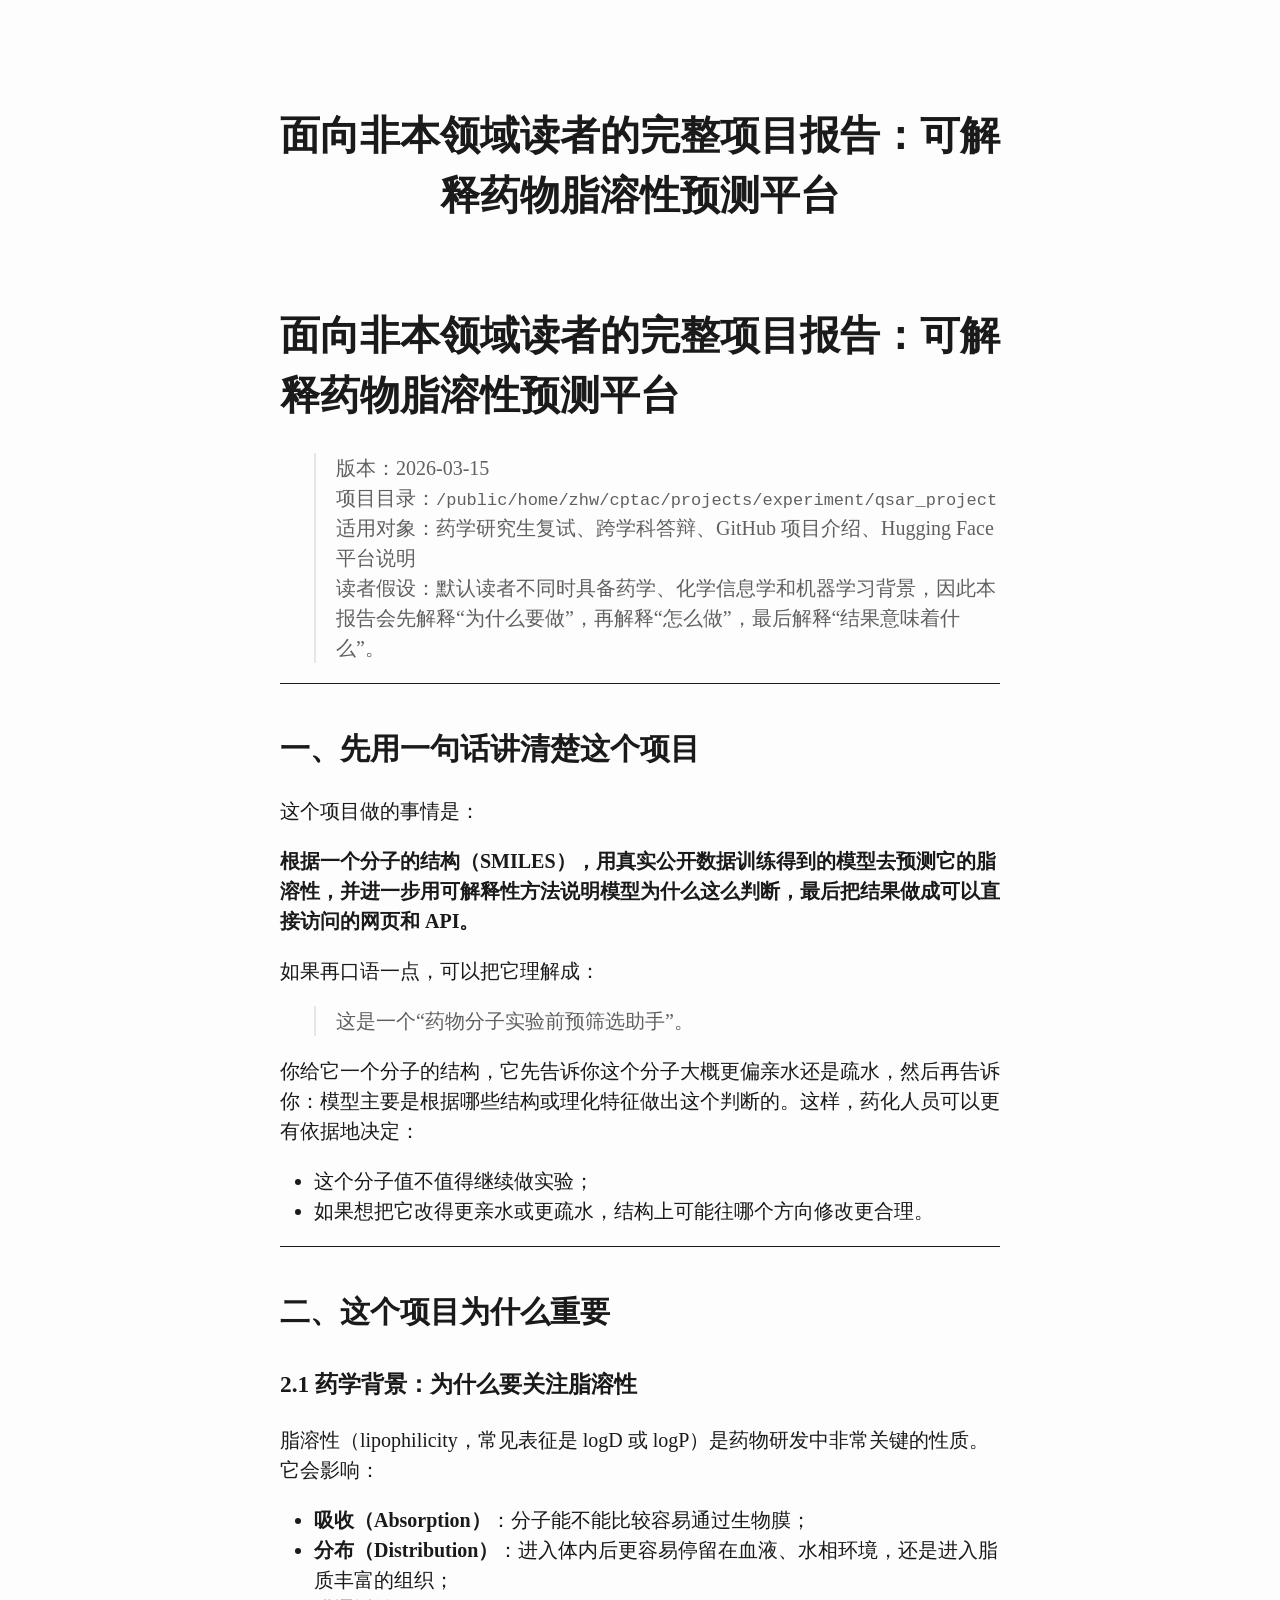
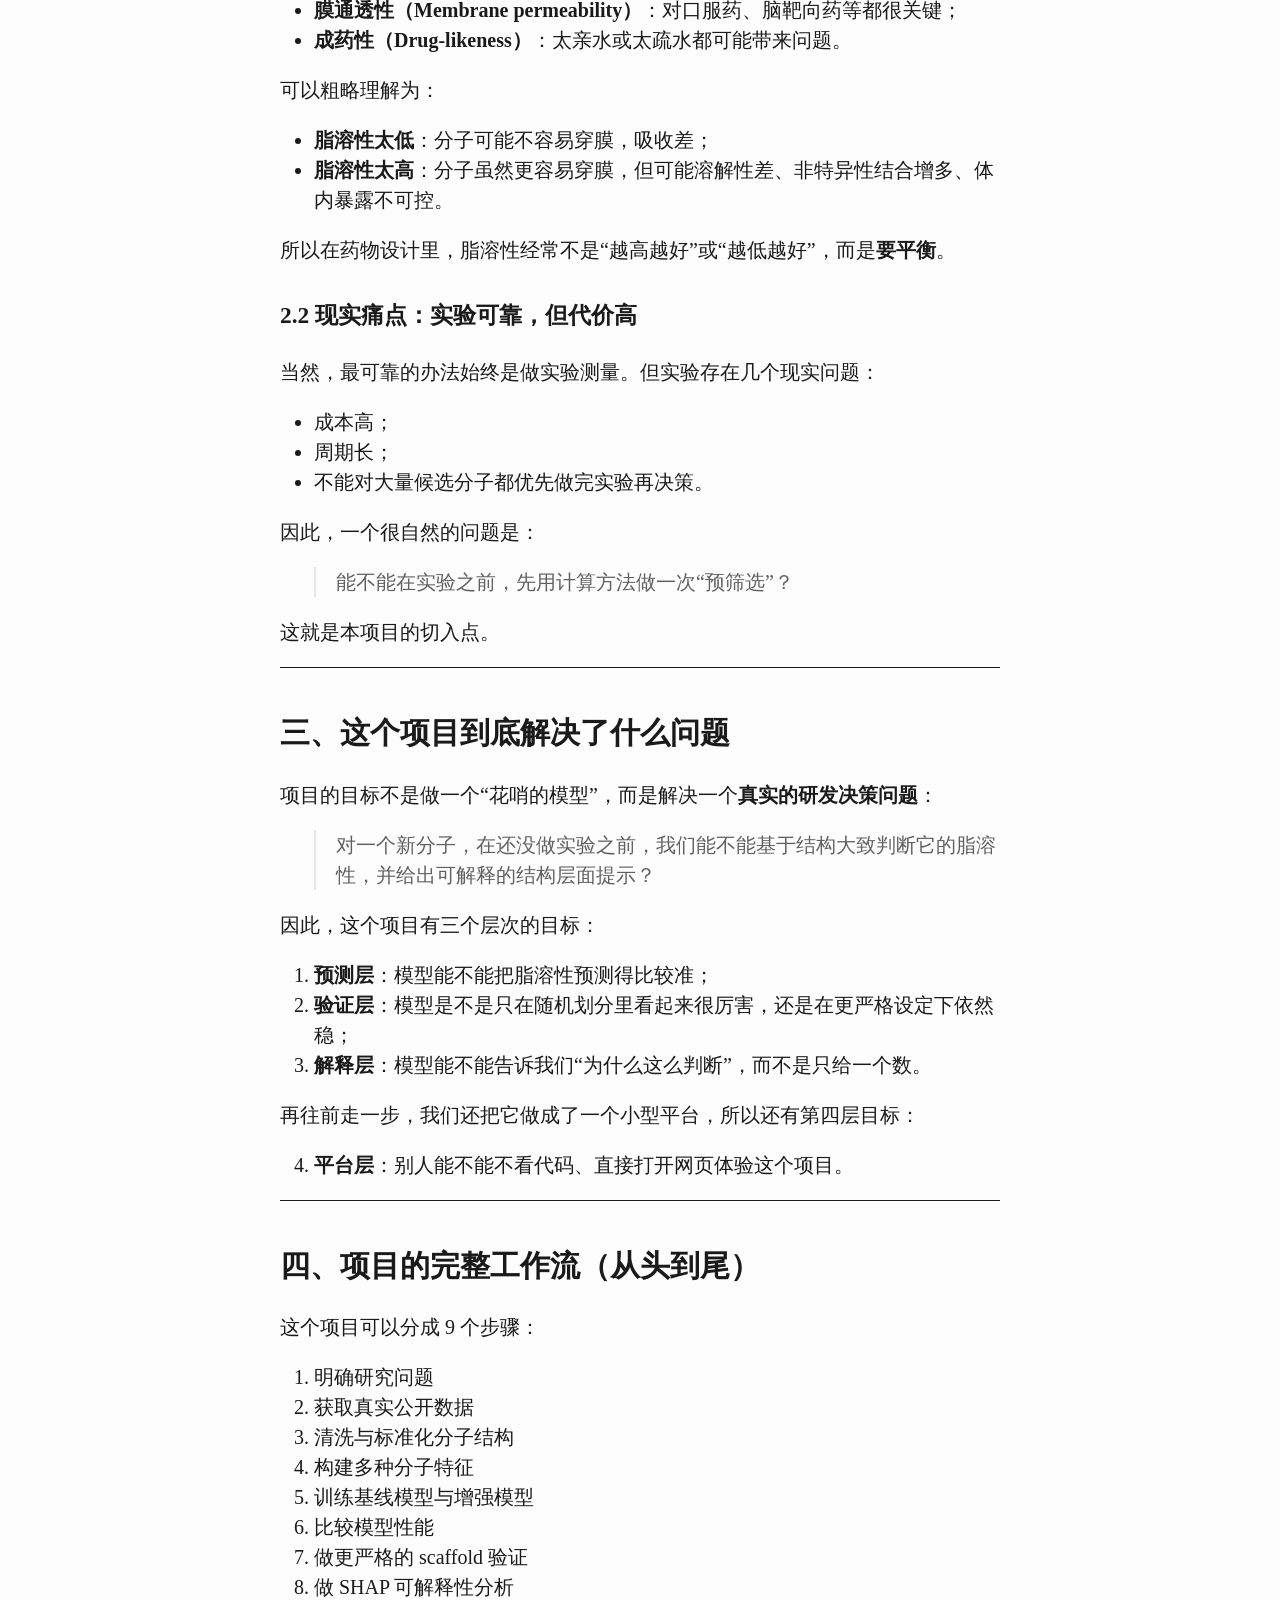
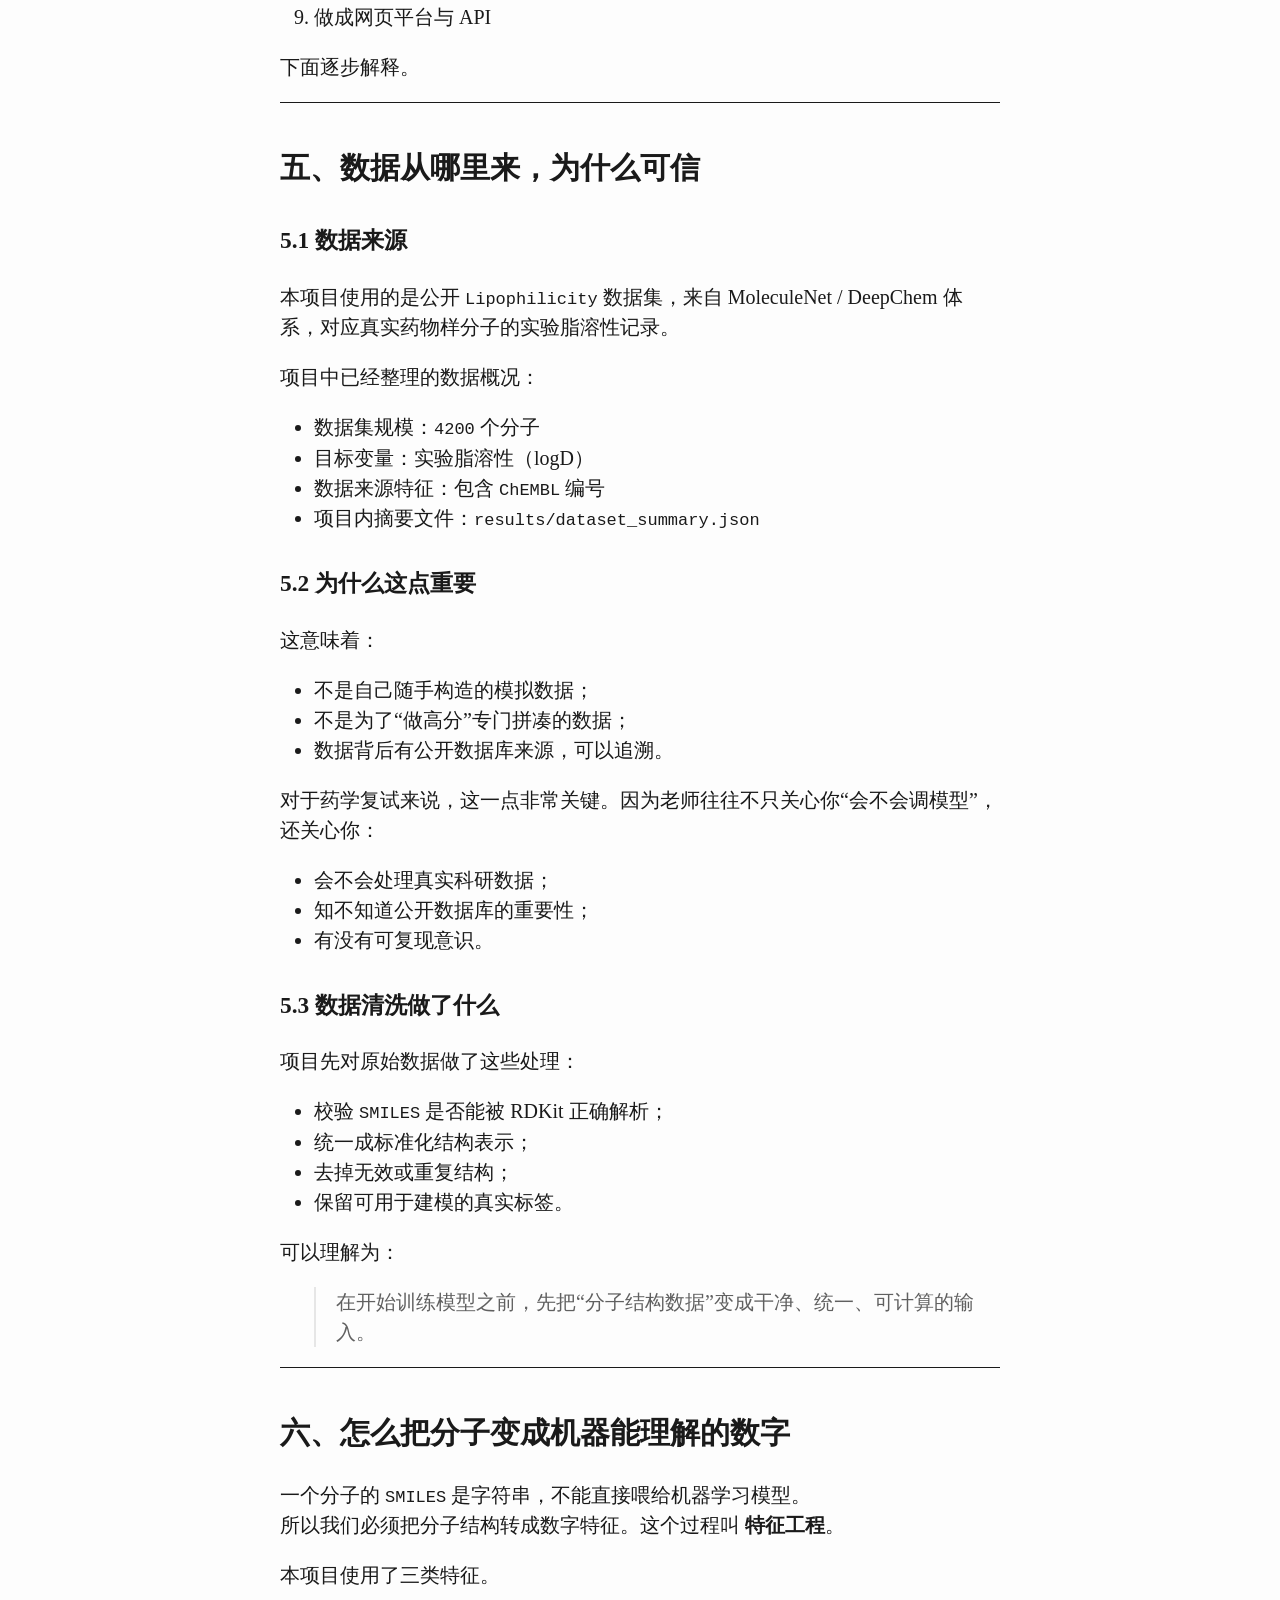
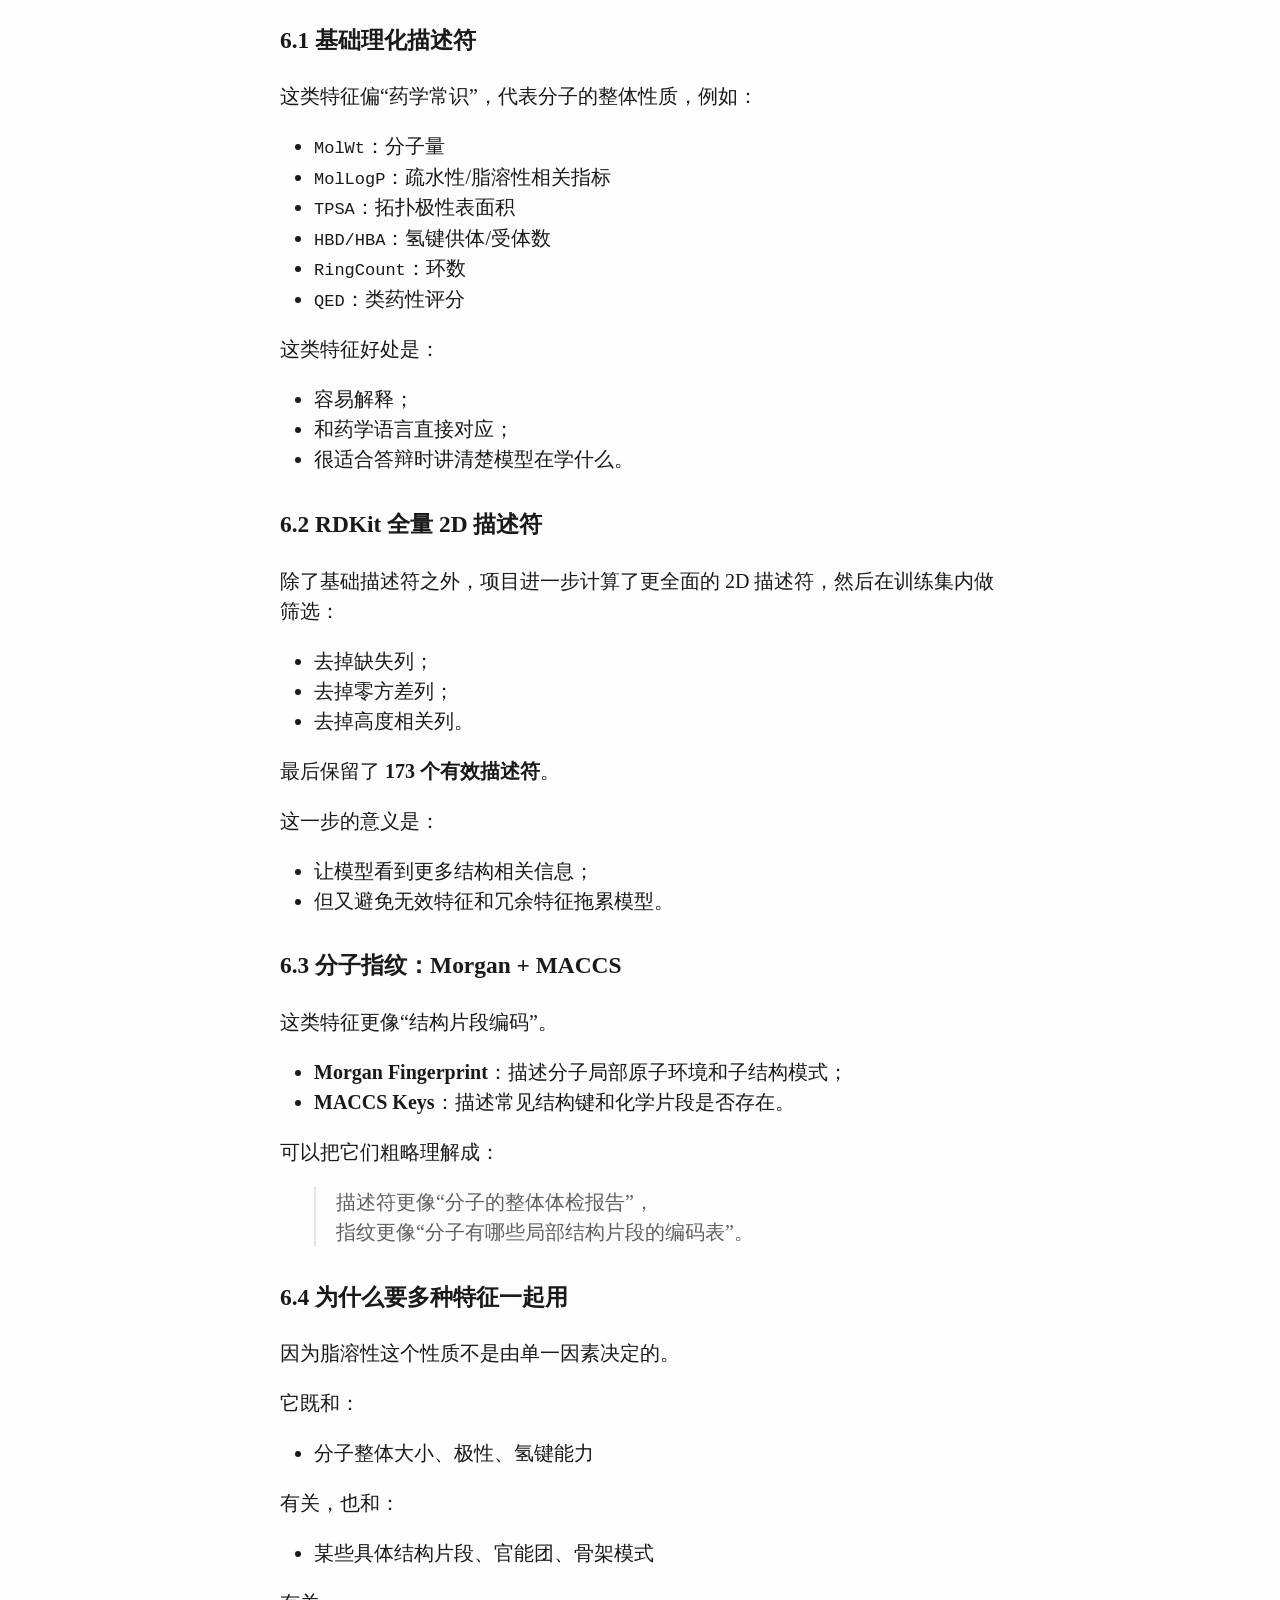
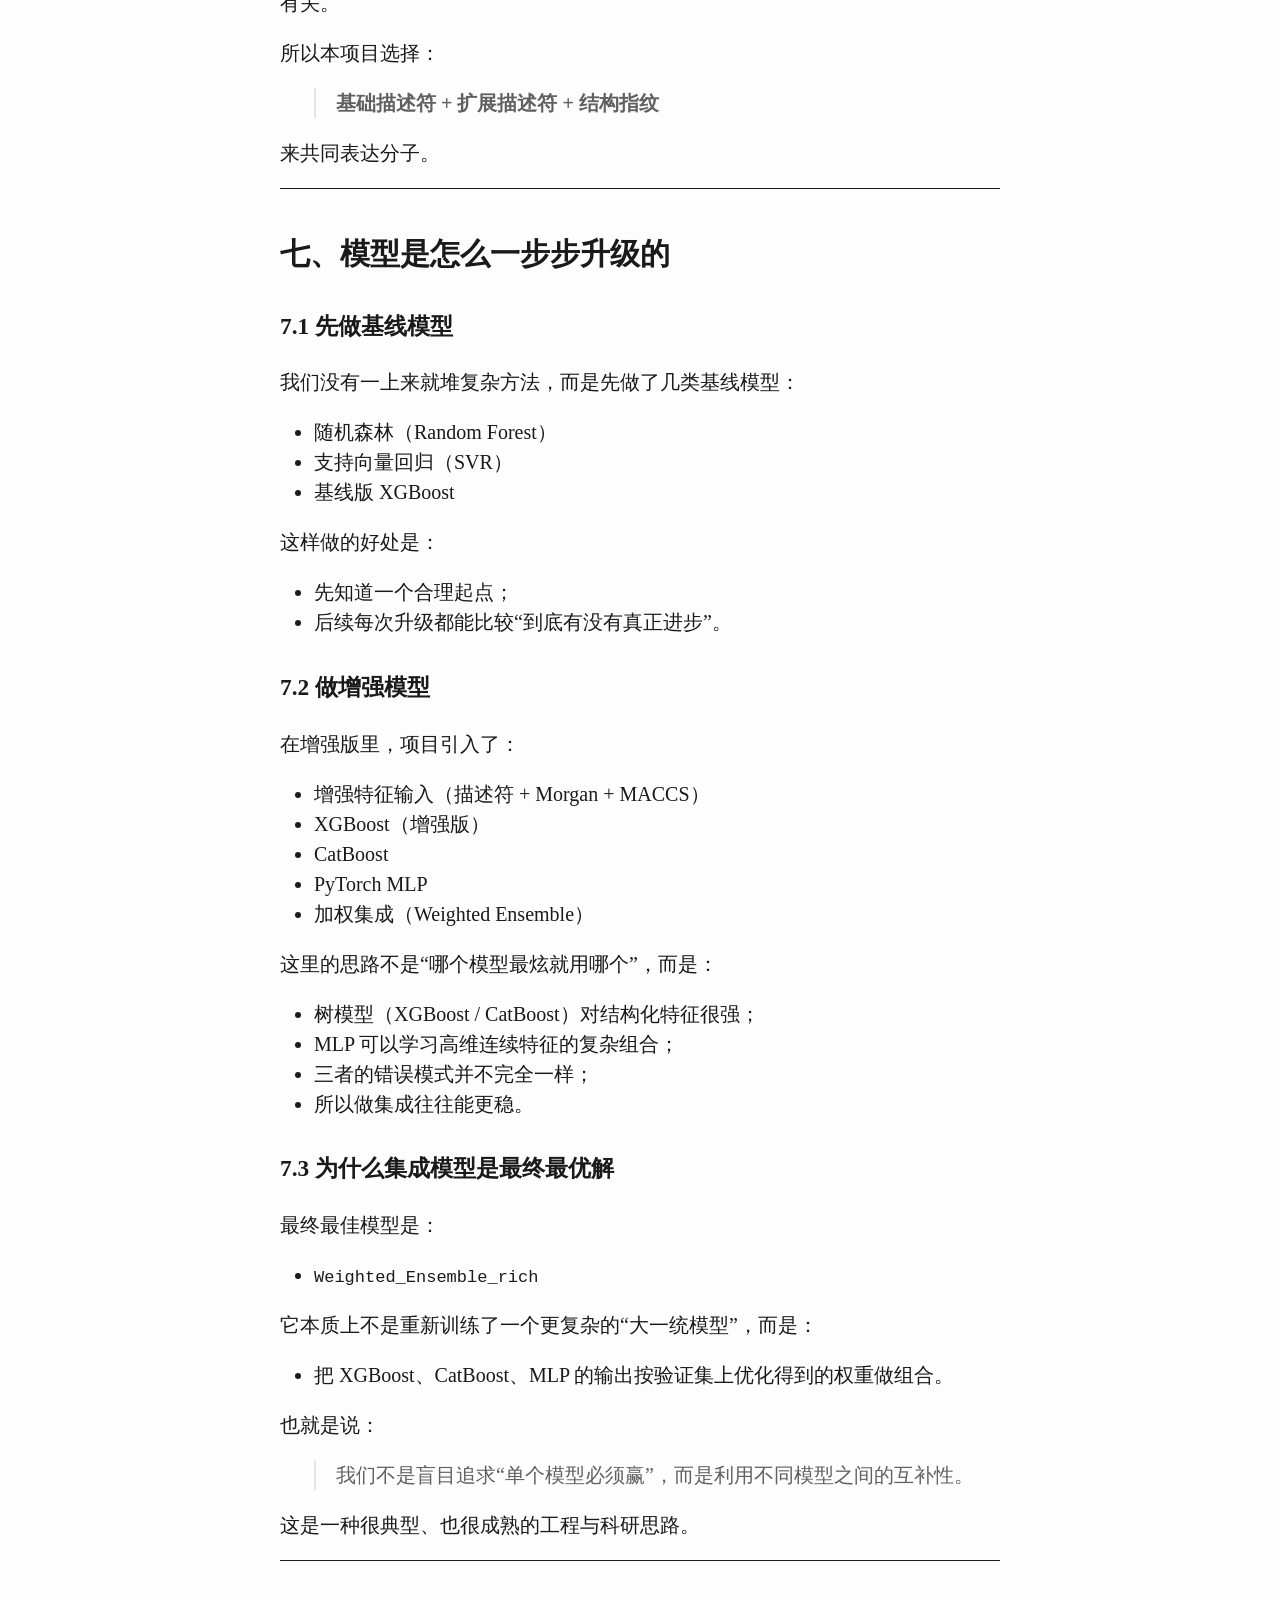
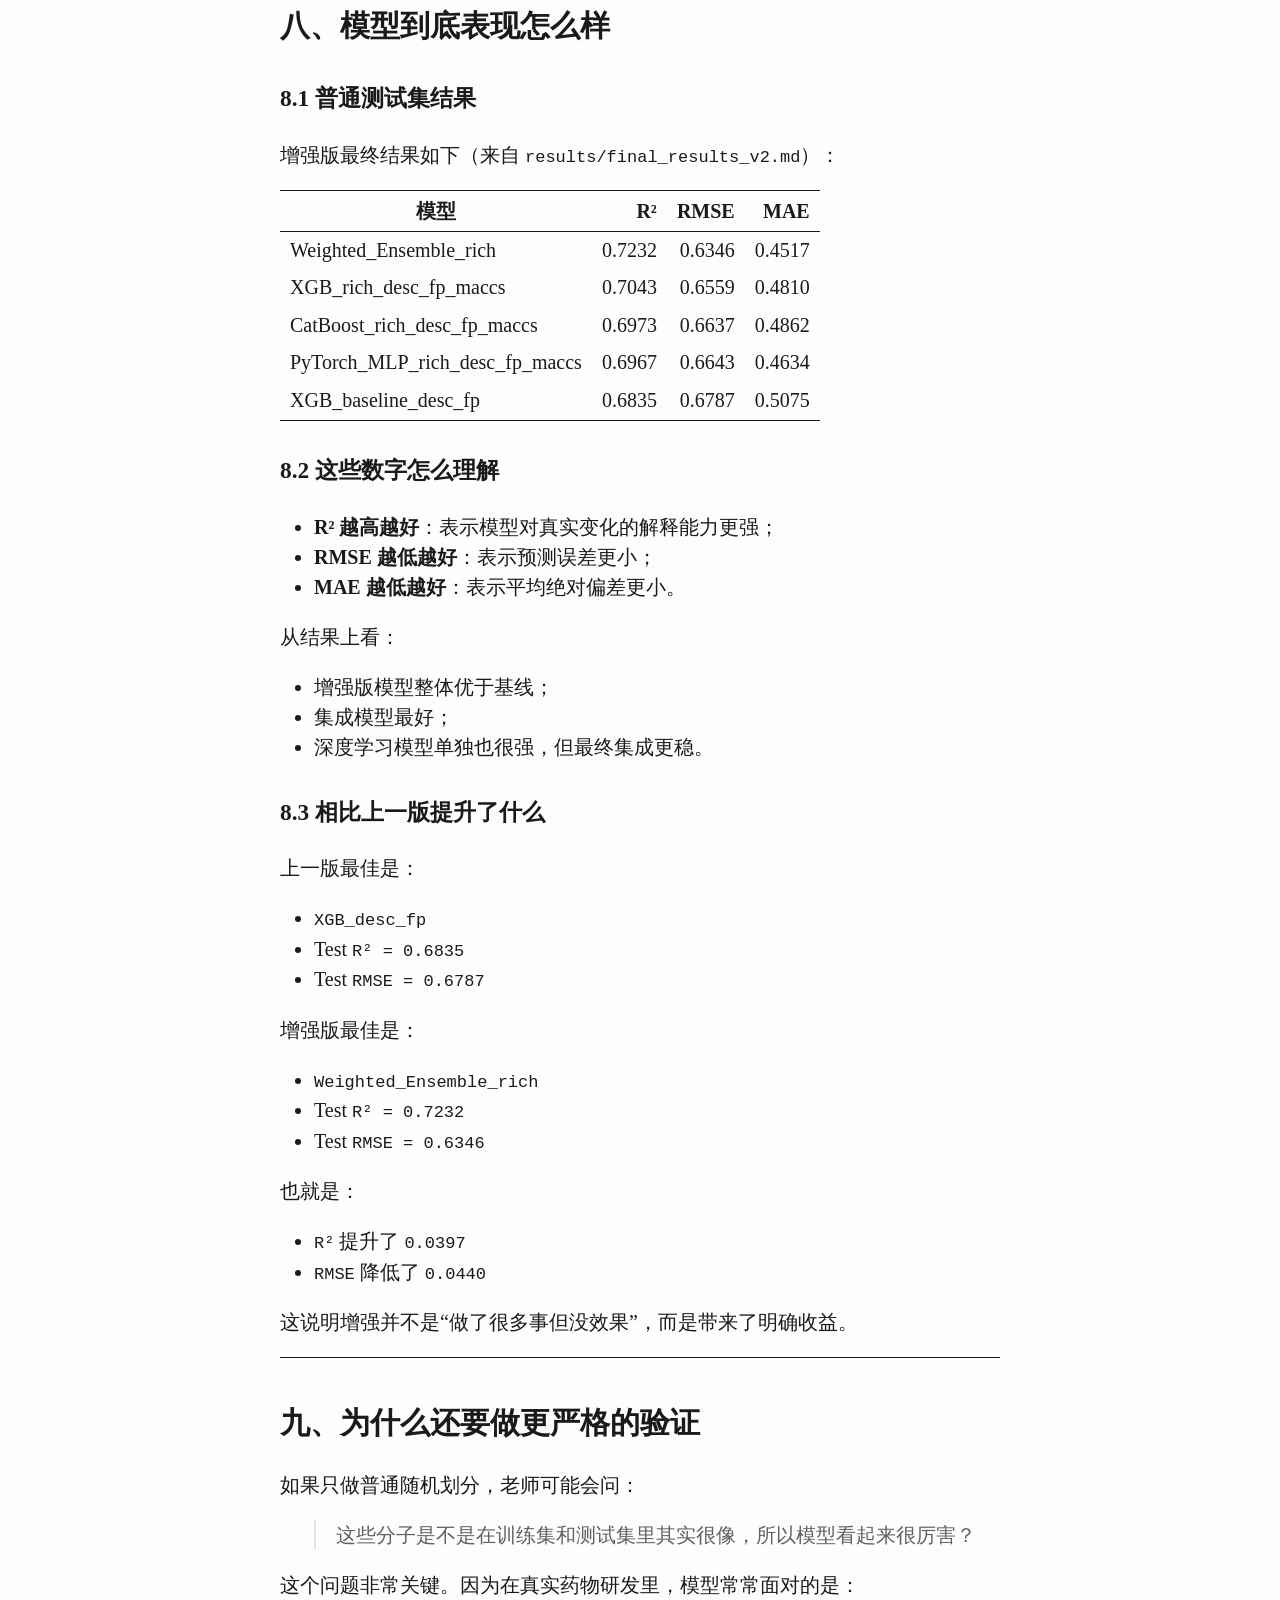
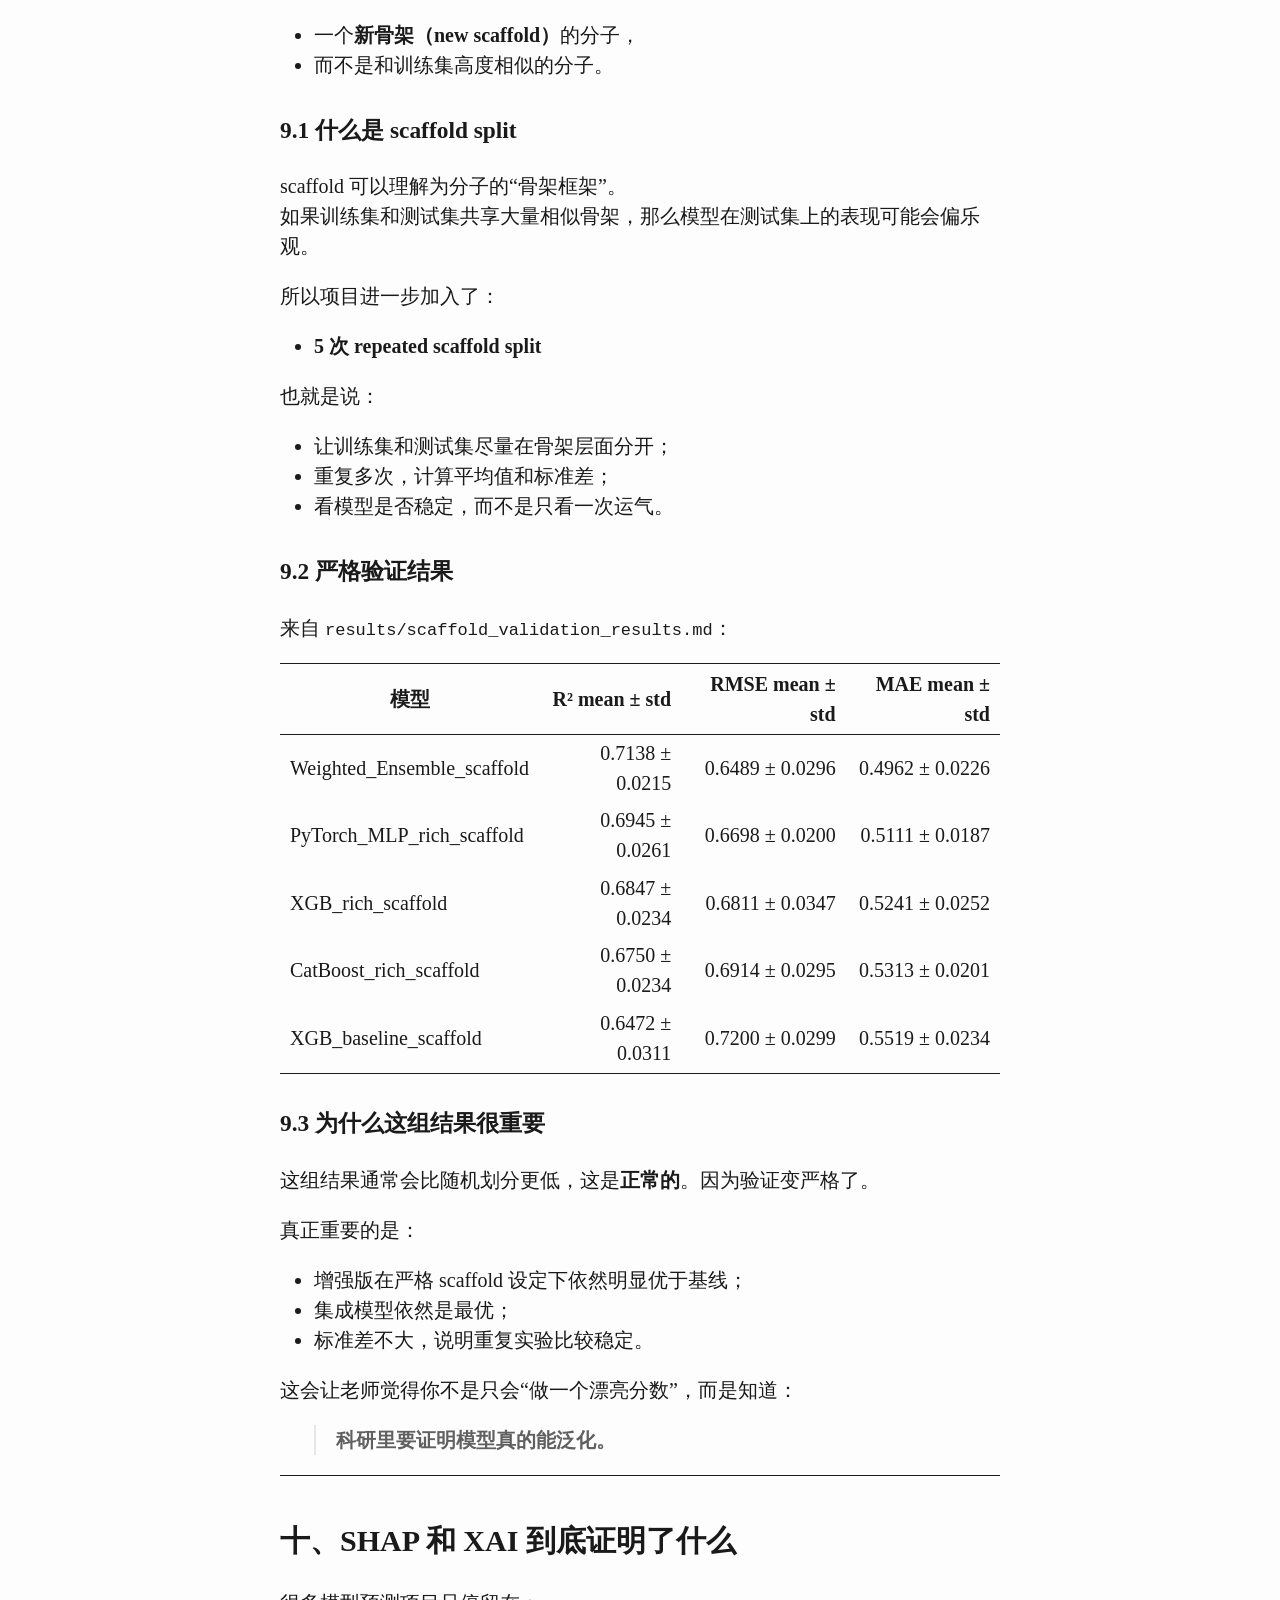
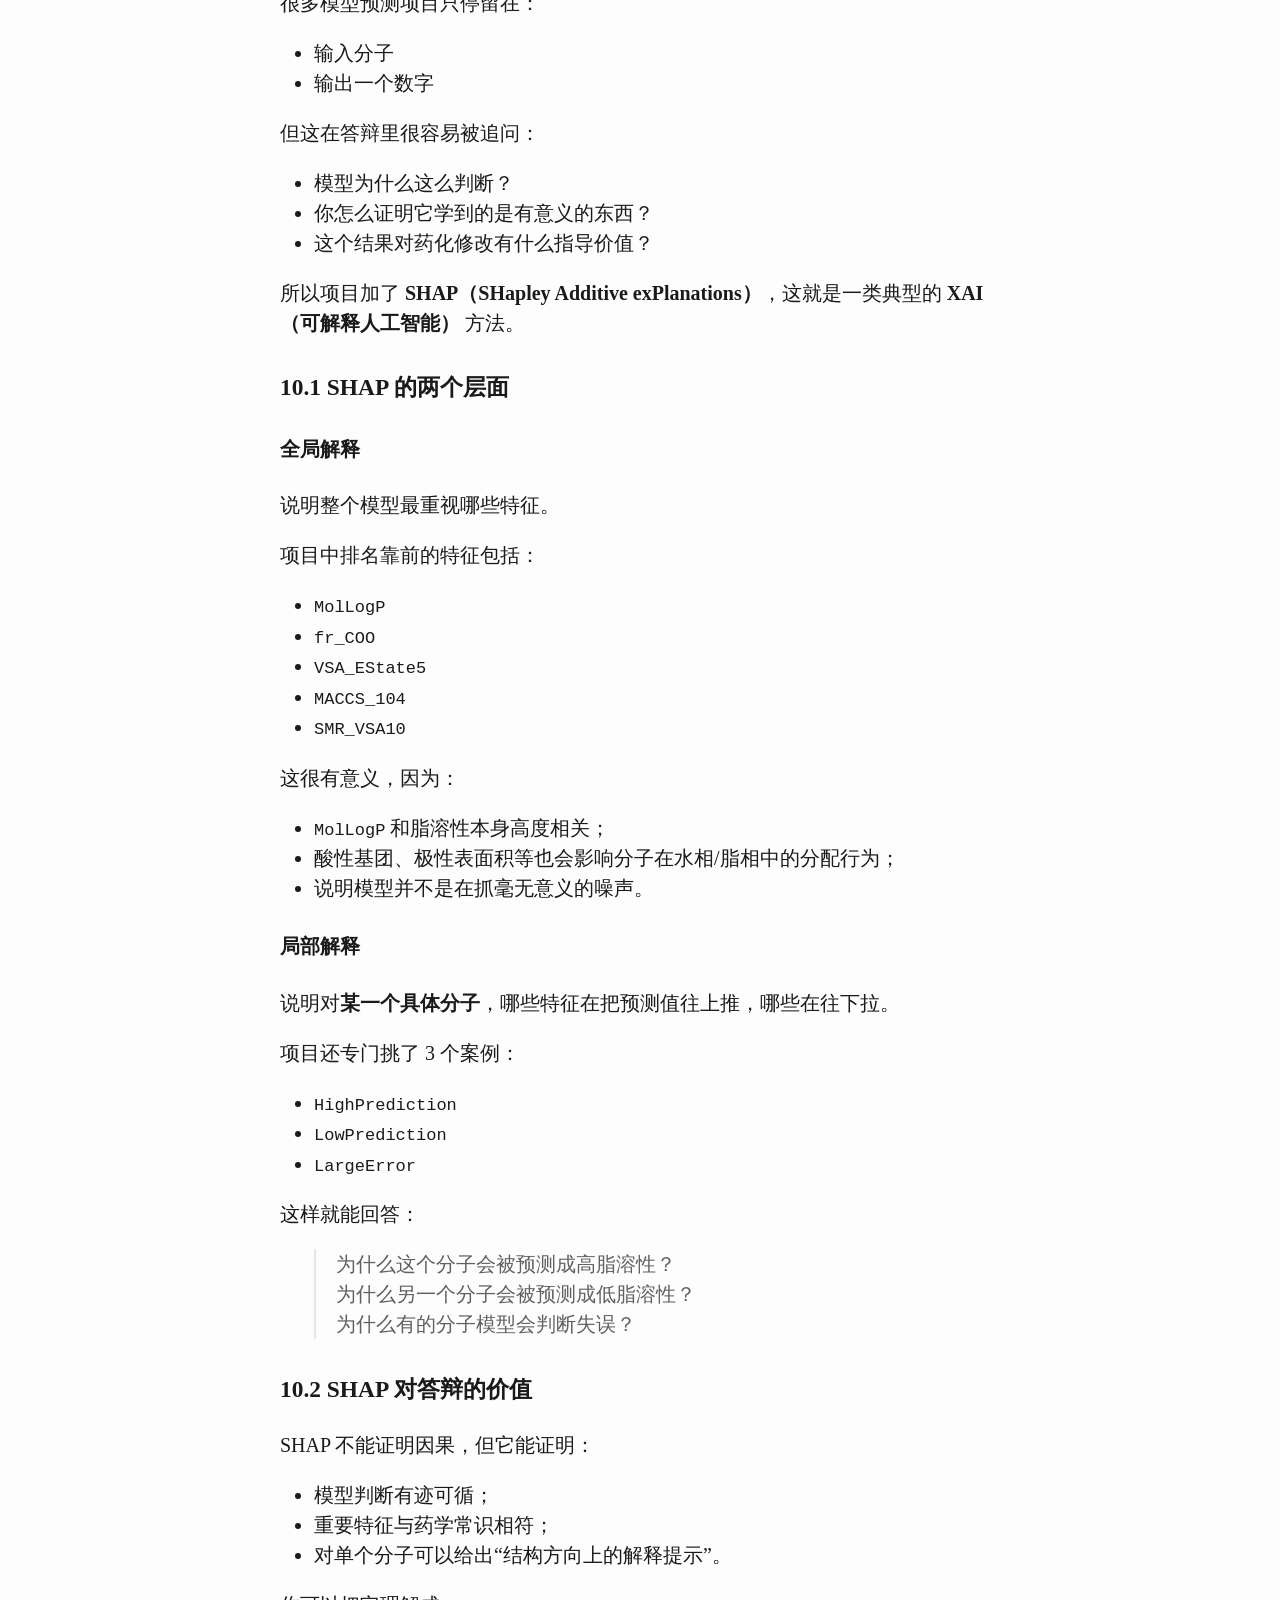
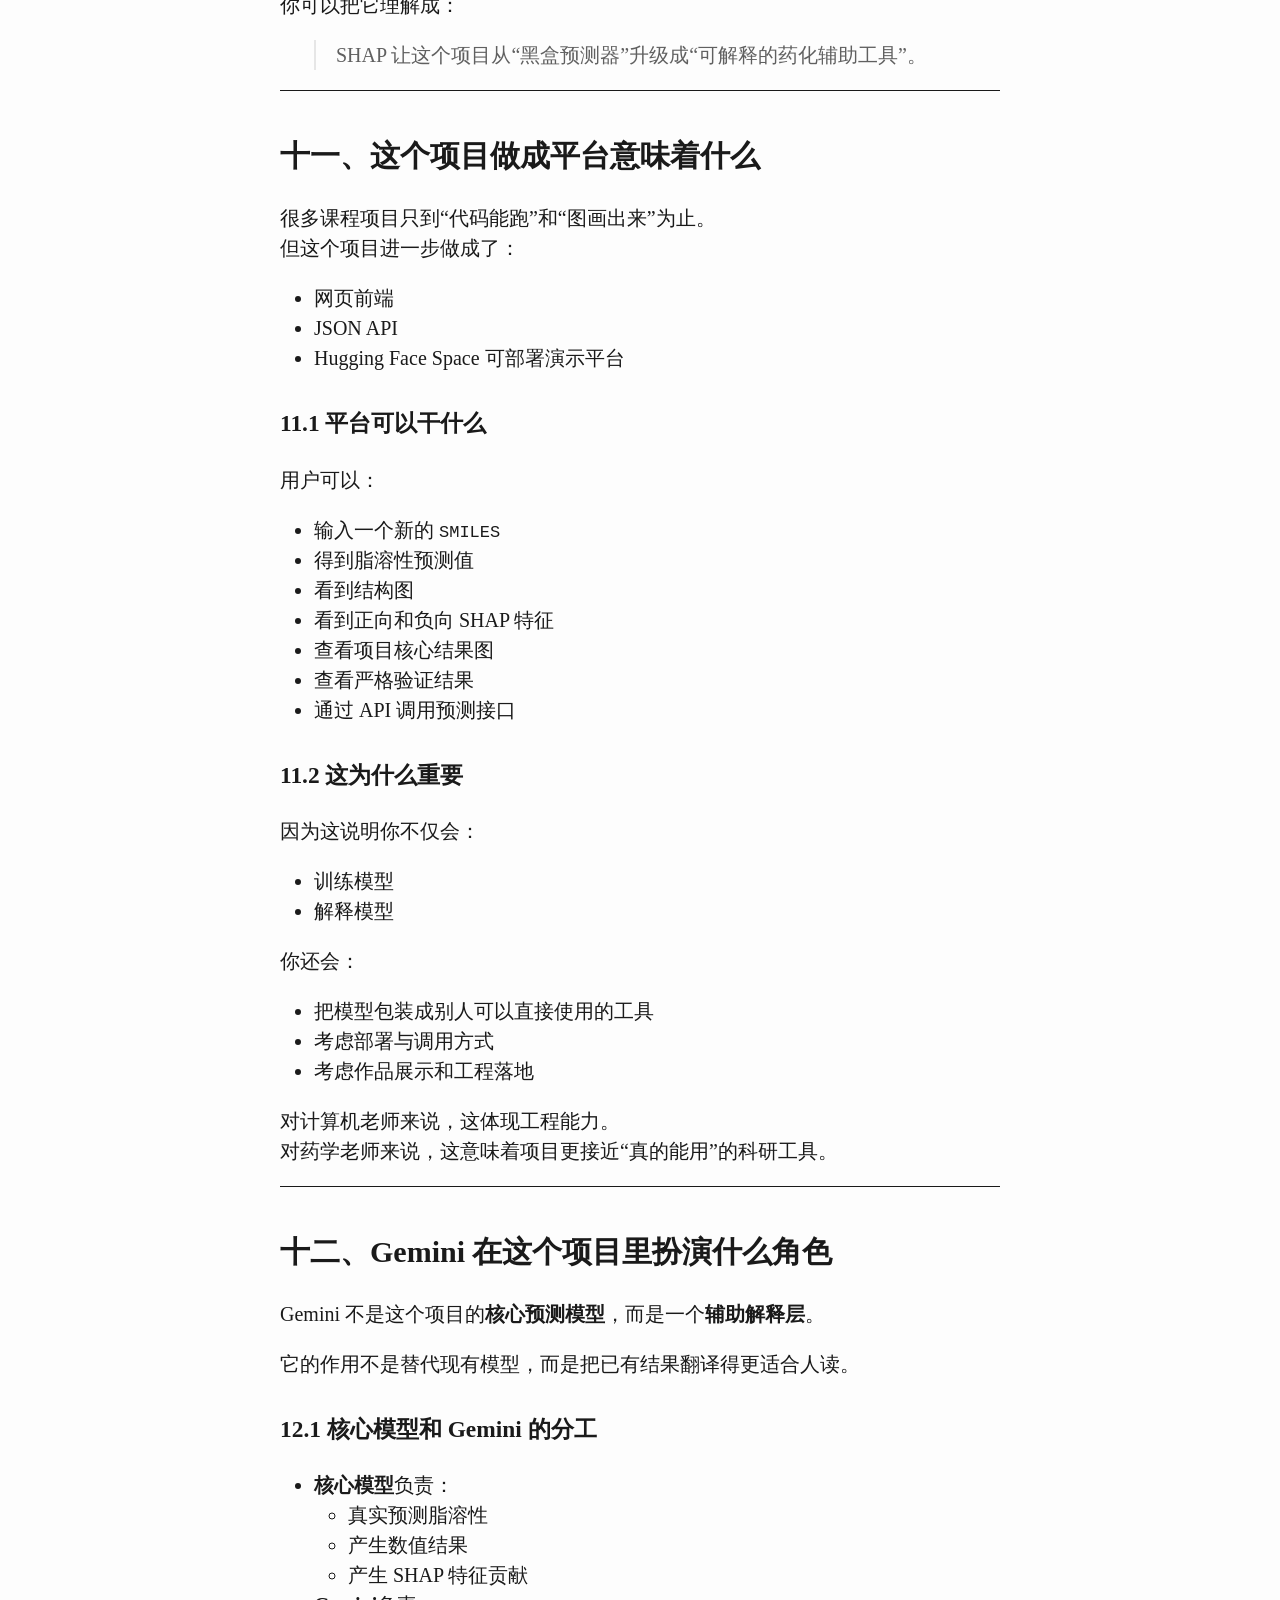
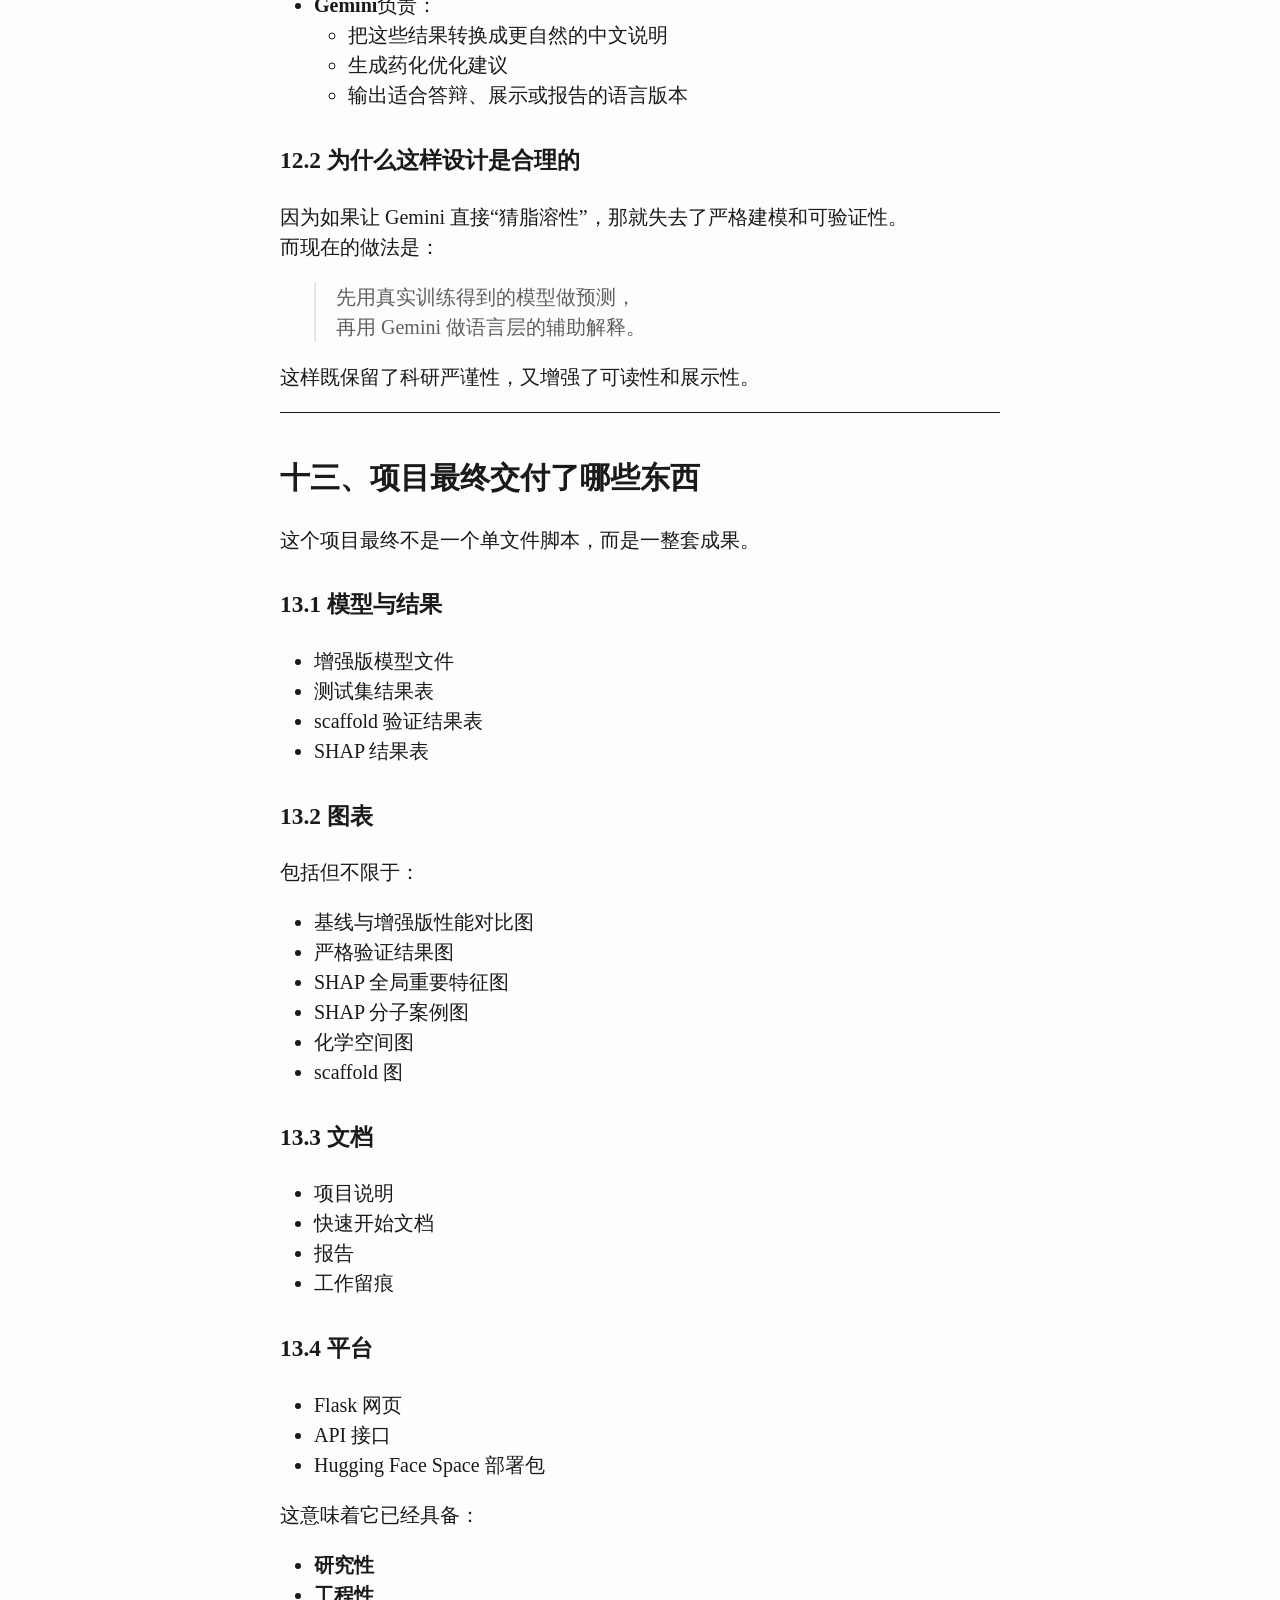
<file: report/final_complete_report_zh.html>
<!DOCTYPE html>
<html xmlns="http://www.w3.org/1999/xhtml" lang="zh-CN" xml:lang="zh-CN">
<head>
  <meta charset="utf-8" />
  <meta name="generator" content="pandoc" />
  <meta name="viewport" content="width=device-width, initial-scale=1.0, user-scalable=yes" />
  <title>面向非本领域读者的完整项目报告：可解释药物脂溶性预测平台</title>
  <style>
    html {
      line-height: 1.5;
      font-family: Georgia, serif;
      font-size: 20px;
      color: #1a1a1a;
      background-color: #fdfdfd;
    }
    body {
      margin: 0 auto;
      max-width: 36em;
      padding-left: 50px;
      padding-right: 50px;
      padding-top: 50px;
      padding-bottom: 50px;
      hyphens: auto;
      word-wrap: break-word;
      text-rendering: optimizeLegibility;
      font-kerning: normal;
    }
    @media (max-width: 600px) {
      body {
        font-size: 0.9em;
        padding: 1em;
      }
    }
    @media print {
      body {
        background-color: transparent;
        color: black;
        font-size: 12pt;
      }
      p, h2, h3 {
        orphans: 3;
        widows: 3;
      }
      h2, h3, h4 {
        page-break-after: avoid;
      }
    }
    p {
      margin: 1em 0;
    }
    a {
      color: #1a1a1a;
    }
    a:visited {
      color: #1a1a1a;
    }
    img {
      max-width: 100%;
    }
    h1, h2, h3, h4, h5, h6 {
      margin-top: 1.4em;
    }
    h5, h6 {
      font-size: 1em;
      font-style: italic;
    }
    h6 {
      font-weight: normal;
    }
    ol, ul {
      padding-left: 1.7em;
      margin-top: 1em;
    }
    li > ol, li > ul {
      margin-top: 0;
    }
    blockquote {
      margin: 1em 0 1em 1.7em;
      padding-left: 1em;
      border-left: 2px solid #e6e6e6;
      color: #606060;
    }
    code {
      font-family: Menlo, Monaco, 'Lucida Console', Consolas, monospace;
      font-size: 85%;
      margin: 0;
    }
    pre {
      margin: 1em 0;
      overflow: auto;
    }
    pre code {
      padding: 0;
      overflow: visible;
    }
    .sourceCode {
     background-color: transparent;
     overflow: visible;
    }
    hr {
      background-color: #1a1a1a;
      border: none;
      height: 1px;
      margin: 1em 0;
    }
    table {
      margin: 1em 0;
      border-collapse: collapse;
      width: 100%;
      overflow-x: auto;
      display: block;
      font-variant-numeric: lining-nums tabular-nums;
    }
    table caption {
      margin-bottom: 0.75em;
    }
    tbody {
      margin-top: 0.5em;
      border-top: 1px solid #1a1a1a;
      border-bottom: 1px solid #1a1a1a;
    }
    th {
      border-top: 1px solid #1a1a1a;
      padding: 0.25em 0.5em 0.25em 0.5em;
    }
    td {
      padding: 0.125em 0.5em 0.25em 0.5em;
    }
    header {
      margin-bottom: 4em;
      text-align: center;
    }
    #TOC li {
      list-style: none;
    }
    #TOC a:not(:hover) {
      text-decoration: none;
    }
    code{white-space: pre-wrap;}
    span.smallcaps{font-variant: small-caps;}
    span.underline{text-decoration: underline;}
    div.column{display: inline-block; vertical-align: top; width: 50%;}
    div.hanging-indent{margin-left: 1.5em; text-indent: -1.5em;}
    ul.task-list{list-style: none;}
    .display.math{display: block; text-align: center; margin: 0.5rem auto;}
  </style>
  <!--[if lt IE 9]>
    <script src="//cdnjs.cloudflare.com/ajax/libs/html5shiv/3.7.3/html5shiv-printshiv.min.js"></script>
  <![endif]-->
</head>
<body>
<header id="title-block-header">
<h1 class="title">面向非本领域读者的完整项目报告：可解释药物脂溶性预测平台</h1>
</header>
<h1 id="面向非本领域读者的完整项目报告可解释药物脂溶性预测平台">面向非本领域读者的完整项目报告：可解释药物脂溶性预测平台</h1>
<blockquote>
<p>版本：2026-03-15<br />
项目目录：<code>/public/home/zhw/cptac/projects/experiment/qsar_project</code><br />
适用对象：药学研究生复试、跨学科答辩、GitHub 项目介绍、Hugging Face 平台说明<br />
读者假设：默认读者不同时具备药学、化学信息学和机器学习背景，因此本报告会先解释“为什么要做”，再解释“怎么做”，最后解释“结果意味着什么”。</p>
</blockquote>
<hr />
<h2 id="一先用一句话讲清楚这个项目">一、先用一句话讲清楚这个项目</h2>
<p>这个项目做的事情是：</p>
<p><strong>根据一个分子的结构（SMILES），用真实公开数据训练得到的模型去预测它的脂溶性，并进一步用可解释性方法说明模型为什么这么判断，最后把结果做成可以直接访问的网页和 API。</strong></p>
<p>如果再口语一点，可以把它理解成：</p>
<blockquote>
<p>这是一个“药物分子实验前预筛选助手”。</p>
</blockquote>
<p>你给它一个分子的结构，它先告诉你这个分子大概更偏亲水还是疏水，然后再告诉你：模型主要是根据哪些结构或理化特征做出这个判断的。这样，药化人员可以更有依据地决定：</p>
<ul>
<li>这个分子值不值得继续做实验；</li>
<li>如果想把它改得更亲水或更疏水，结构上可能往哪个方向修改更合理。</li>
</ul>
<hr />
<h2 id="二这个项目为什么重要">二、这个项目为什么重要</h2>
<h3 id="药学背景为什么要关注脂溶性">2.1 药学背景：为什么要关注脂溶性</h3>
<p>脂溶性（lipophilicity，常见表征是 logD 或 logP）是药物研发中非常关键的性质。它会影响：</p>
<ul>
<li><strong>吸收（Absorption）</strong>：分子能不能比较容易通过生物膜；</li>
<li><strong>分布（Distribution）</strong>：进入体内后更容易停留在血液、水相环境，还是进入脂质丰富的组织；</li>
<li><strong>膜通透性（Membrane permeability）</strong>：对口服药、脑靶向药等都很关键；</li>
<li><strong>成药性（Drug-likeness）</strong>：太亲水或太疏水都可能带来问题。</li>
</ul>
<p>可以粗略理解为：</p>
<ul>
<li><strong>脂溶性太低</strong>：分子可能不容易穿膜，吸收差；</li>
<li><strong>脂溶性太高</strong>：分子虽然更容易穿膜，但可能溶解性差、非特异性结合增多、体内暴露不可控。</li>
</ul>
<p>所以在药物设计里，脂溶性经常不是“越高越好”或“越低越好”，而是<strong>要平衡</strong>。</p>
<h3 id="现实痛点实验可靠但代价高">2.2 现实痛点：实验可靠，但代价高</h3>
<p>当然，最可靠的办法始终是做实验测量。但实验存在几个现实问题：</p>
<ul>
<li>成本高；</li>
<li>周期长；</li>
<li>不能对大量候选分子都优先做完实验再决策。</li>
</ul>
<p>因此，一个很自然的问题是：</p>
<blockquote>
<p>能不能在实验之前，先用计算方法做一次“预筛选”？</p>
</blockquote>
<p>这就是本项目的切入点。</p>
<hr />
<h2 id="三这个项目到底解决了什么问题">三、这个项目到底解决了什么问题</h2>
<p>项目的目标不是做一个“花哨的模型”，而是解决一个<strong>真实的研发决策问题</strong>：</p>
<blockquote>
<p>对一个新分子，在还没做实验之前，我们能不能基于结构大致判断它的脂溶性，并给出可解释的结构层面提示？</p>
</blockquote>
<p>因此，这个项目有三个层次的目标：</p>
<ol type="1">
<li><strong>预测层</strong>：模型能不能把脂溶性预测得比较准；</li>
<li><strong>验证层</strong>：模型是不是只在随机划分里看起来很厉害，还是在更严格设定下依然稳；</li>
<li><strong>解释层</strong>：模型能不能告诉我们“为什么这么判断”，而不是只给一个数。</li>
</ol>
<p>再往前走一步，我们还把它做成了一个小型平台，所以还有第四层目标：</p>
<ol start="4" type="1">
<li><strong>平台层</strong>：别人能不能不看代码、直接打开网页体验这个项目。</li>
</ol>
<hr />
<h2 id="四项目的完整工作流从头到尾">四、项目的完整工作流（从头到尾）</h2>
<p>这个项目可以分成 9 个步骤：</p>
<ol type="1">
<li>明确研究问题<br />
</li>
<li>获取真实公开数据<br />
</li>
<li>清洗与标准化分子结构<br />
</li>
<li>构建多种分子特征<br />
</li>
<li>训练基线模型与增强模型<br />
</li>
<li>比较模型性能<br />
</li>
<li>做更严格的 scaffold 验证<br />
</li>
<li>做 SHAP 可解释性分析<br />
</li>
<li>做成网页平台与 API</li>
</ol>
<p>下面逐步解释。</p>
<hr />
<h2 id="五数据从哪里来为什么可信">五、数据从哪里来，为什么可信</h2>
<h3 id="数据来源">5.1 数据来源</h3>
<p>本项目使用的是公开 <code>Lipophilicity</code> 数据集，来自 MoleculeNet / DeepChem 体系，对应真实药物样分子的实验脂溶性记录。</p>
<p>项目中已经整理的数据概况：</p>
<ul>
<li>数据集规模：<code>4200</code> 个分子</li>
<li>目标变量：实验脂溶性（logD）</li>
<li>数据来源特征：包含 <code>ChEMBL</code> 编号</li>
<li>项目内摘要文件：<code>results/dataset_summary.json</code></li>
</ul>
<h3 id="为什么这点重要">5.2 为什么这点重要</h3>
<p>这意味着：</p>
<ul>
<li>不是自己随手构造的模拟数据；</li>
<li>不是为了“做高分”专门拼凑的数据；</li>
<li>数据背后有公开数据库来源，可以追溯。</li>
</ul>
<p>对于药学复试来说，这一点非常关键。因为老师往往不只关心你“会不会调模型”，还关心你：</p>
<ul>
<li>会不会处理真实科研数据；</li>
<li>知不知道公开数据库的重要性；</li>
<li>有没有可复现意识。</li>
</ul>
<h3 id="数据清洗做了什么">5.3 数据清洗做了什么</h3>
<p>项目先对原始数据做了这些处理：</p>
<ul>
<li>校验 <code>SMILES</code> 是否能被 RDKit 正确解析；</li>
<li>统一成标准化结构表示；</li>
<li>去掉无效或重复结构；</li>
<li>保留可用于建模的真实标签。</li>
</ul>
<p>可以理解为：</p>
<blockquote>
<p>在开始训练模型之前，先把“分子结构数据”变成干净、统一、可计算的输入。</p>
</blockquote>
<hr />
<h2 id="六怎么把分子变成机器能理解的数字">六、怎么把分子变成机器能理解的数字</h2>
<p>一个分子的 <code>SMILES</code> 是字符串，不能直接喂给机器学习模型。<br />
所以我们必须把分子结构转成数字特征。这个过程叫 <strong>特征工程</strong>。</p>
<p>本项目使用了三类特征。</p>
<h3 id="基础理化描述符">6.1 基础理化描述符</h3>
<p>这类特征偏“药学常识”，代表分子的整体性质，例如：</p>
<ul>
<li><code>MolWt</code>：分子量</li>
<li><code>MolLogP</code>：疏水性/脂溶性相关指标</li>
<li><code>TPSA</code>：拓扑极性表面积</li>
<li><code>HBD/HBA</code>：氢键供体/受体数</li>
<li><code>RingCount</code>：环数</li>
<li><code>QED</code>：类药性评分</li>
</ul>
<p>这类特征好处是：</p>
<ul>
<li>容易解释；</li>
<li>和药学语言直接对应；</li>
<li>很适合答辩时讲清楚模型在学什么。</li>
</ul>
<h3 id="rdkit-全量-2d-描述符">6.2 RDKit 全量 2D 描述符</h3>
<p>除了基础描述符之外，项目进一步计算了更全面的 2D 描述符，然后在训练集内做筛选：</p>
<ul>
<li>去掉缺失列；</li>
<li>去掉零方差列；</li>
<li>去掉高度相关列。</li>
</ul>
<p>最后保留了 <strong>173 个有效描述符</strong>。</p>
<p>这一步的意义是：</p>
<ul>
<li>让模型看到更多结构相关信息；</li>
<li>但又避免无效特征和冗余特征拖累模型。</li>
</ul>
<h3 id="分子指纹morgan-maccs">6.3 分子指纹：Morgan + MACCS</h3>
<p>这类特征更像“结构片段编码”。</p>
<ul>
<li><strong>Morgan Fingerprint</strong>：描述分子局部原子环境和子结构模式；</li>
<li><strong>MACCS Keys</strong>：描述常见结构键和化学片段是否存在。</li>
</ul>
<p>可以把它们粗略理解成：</p>
<blockquote>
<p>描述符更像“分子的整体体检报告”，<br />
指纹更像“分子有哪些局部结构片段的编码表”。</p>
</blockquote>
<h3 id="为什么要多种特征一起用">6.4 为什么要多种特征一起用</h3>
<p>因为脂溶性这个性质不是由单一因素决定的。</p>
<p>它既和：</p>
<ul>
<li>分子整体大小、极性、氢键能力</li>
</ul>
<p>有关，也和：</p>
<ul>
<li>某些具体结构片段、官能团、骨架模式</li>
</ul>
<p>有关。</p>
<p>所以本项目选择：</p>
<blockquote>
<p><strong>基础描述符 + 扩展描述符 + 结构指纹</strong></p>
</blockquote>
<p>来共同表达分子。</p>
<hr />
<h2 id="七模型是怎么一步步升级的">七、模型是怎么一步步升级的</h2>
<h3 id="先做基线模型">7.1 先做基线模型</h3>
<p>我们没有一上来就堆复杂方法，而是先做了几类基线模型：</p>
<ul>
<li>随机森林（Random Forest）</li>
<li>支持向量回归（SVR）</li>
<li>基线版 XGBoost</li>
</ul>
<p>这样做的好处是：</p>
<ul>
<li>先知道一个合理起点；</li>
<li>后续每次升级都能比较“到底有没有真正进步”。</li>
</ul>
<h3 id="做增强模型">7.2 做增强模型</h3>
<p>在增强版里，项目引入了：</p>
<ul>
<li>增强特征输入（描述符 + Morgan + MACCS）</li>
<li>XGBoost（增强版）</li>
<li>CatBoost</li>
<li>PyTorch MLP</li>
<li>加权集成（Weighted Ensemble）</li>
</ul>
<p>这里的思路不是“哪个模型最炫就用哪个”，而是：</p>
<ul>
<li>树模型（XGBoost / CatBoost）对结构化特征很强；</li>
<li>MLP 可以学习高维连续特征的复杂组合；</li>
<li>三者的错误模式并不完全一样；</li>
<li>所以做集成往往能更稳。</li>
</ul>
<h3 id="为什么集成模型是最终最优解">7.3 为什么集成模型是最终最优解</h3>
<p>最终最佳模型是：</p>
<ul>
<li><code>Weighted_Ensemble_rich</code></li>
</ul>
<p>它本质上不是重新训练了一个更复杂的“大一统模型”，而是：</p>
<ul>
<li>把 XGBoost、CatBoost、MLP 的输出按验证集上优化得到的权重做组合。</li>
</ul>
<p>也就是说：</p>
<blockquote>
<p>我们不是盲目追求“单个模型必须赢”，而是利用不同模型之间的互补性。</p>
</blockquote>
<p>这是一种很典型、也很成熟的工程与科研思路。</p>
<hr />
<h2 id="八模型到底表现怎么样">八、模型到底表现怎么样</h2>
<h3 id="普通测试集结果">8.1 普通测试集结果</h3>
<p>增强版最终结果如下（来自 <code>results/final_results_v2.md</code>）：</p>
<table>
<thead>
<tr class="header">
<th>模型</th>
<th style="text-align: right;">R²</th>
<th style="text-align: right;">RMSE</th>
<th style="text-align: right;">MAE</th>
</tr>
</thead>
<tbody>
<tr class="odd">
<td>Weighted_Ensemble_rich</td>
<td style="text-align: right;">0.7232</td>
<td style="text-align: right;">0.6346</td>
<td style="text-align: right;">0.4517</td>
</tr>
<tr class="even">
<td>XGB_rich_desc_fp_maccs</td>
<td style="text-align: right;">0.7043</td>
<td style="text-align: right;">0.6559</td>
<td style="text-align: right;">0.4810</td>
</tr>
<tr class="odd">
<td>CatBoost_rich_desc_fp_maccs</td>
<td style="text-align: right;">0.6973</td>
<td style="text-align: right;">0.6637</td>
<td style="text-align: right;">0.4862</td>
</tr>
<tr class="even">
<td>PyTorch_MLP_rich_desc_fp_maccs</td>
<td style="text-align: right;">0.6967</td>
<td style="text-align: right;">0.6643</td>
<td style="text-align: right;">0.4634</td>
</tr>
<tr class="odd">
<td>XGB_baseline_desc_fp</td>
<td style="text-align: right;">0.6835</td>
<td style="text-align: right;">0.6787</td>
<td style="text-align: right;">0.5075</td>
</tr>
</tbody>
</table>
<h3 id="这些数字怎么理解">8.2 这些数字怎么理解</h3>
<ul>
<li><strong>R² 越高越好</strong>：表示模型对真实变化的解释能力更强；</li>
<li><strong>RMSE 越低越好</strong>：表示预测误差更小；</li>
<li><strong>MAE 越低越好</strong>：表示平均绝对偏差更小。</li>
</ul>
<p>从结果上看：</p>
<ul>
<li>增强版模型整体优于基线；</li>
<li>集成模型最好；</li>
<li>深度学习模型单独也很强，但最终集成更稳。</li>
</ul>
<h3 id="相比上一版提升了什么">8.3 相比上一版提升了什么</h3>
<p>上一版最佳是：</p>
<ul>
<li><code>XGB_desc_fp</code></li>
<li>Test <code>R² = 0.6835</code></li>
<li>Test <code>RMSE = 0.6787</code></li>
</ul>
<p>增强版最佳是：</p>
<ul>
<li><code>Weighted_Ensemble_rich</code></li>
<li>Test <code>R² = 0.7232</code></li>
<li>Test <code>RMSE = 0.6346</code></li>
</ul>
<p>也就是：</p>
<ul>
<li><code>R²</code> 提升了 <code>0.0397</code></li>
<li><code>RMSE</code> 降低了 <code>0.0440</code></li>
</ul>
<p>这说明增强并不是“做了很多事但没效果”，而是带来了明确收益。</p>
<hr />
<h2 id="九为什么还要做更严格的验证">九、为什么还要做更严格的验证</h2>
<p>如果只做普通随机划分，老师可能会问：</p>
<blockquote>
<p>这些分子是不是在训练集和测试集里其实很像，所以模型看起来很厉害？</p>
</blockquote>
<p>这个问题非常关键。因为在真实药物研发里，模型常常面对的是：</p>
<ul>
<li>一个<strong>新骨架（new scaffold）</strong>的分子，</li>
<li>而不是和训练集高度相似的分子。</li>
</ul>
<h3 id="什么是-scaffold-split">9.1 什么是 scaffold split</h3>
<p>scaffold 可以理解为分子的“骨架框架”。<br />
如果训练集和测试集共享大量相似骨架，那么模型在测试集上的表现可能会偏乐观。</p>
<p>所以项目进一步加入了：</p>
<ul>
<li><strong>5 次 repeated scaffold split</strong></li>
</ul>
<p>也就是说：</p>
<ul>
<li>让训练集和测试集尽量在骨架层面分开；</li>
<li>重复多次，计算平均值和标准差；</li>
<li>看模型是否稳定，而不是只看一次运气。</li>
</ul>
<h3 id="严格验证结果">9.2 严格验证结果</h3>
<p>来自 <code>results/scaffold_validation_results.md</code>：</p>
<table>
<thead>
<tr class="header">
<th>模型</th>
<th style="text-align: right;">R² mean ± std</th>
<th style="text-align: right;">RMSE mean ± std</th>
<th style="text-align: right;">MAE mean ± std</th>
</tr>
</thead>
<tbody>
<tr class="odd">
<td>Weighted_Ensemble_scaffold</td>
<td style="text-align: right;">0.7138 ± 0.0215</td>
<td style="text-align: right;">0.6489 ± 0.0296</td>
<td style="text-align: right;">0.4962 ± 0.0226</td>
</tr>
<tr class="even">
<td>PyTorch_MLP_rich_scaffold</td>
<td style="text-align: right;">0.6945 ± 0.0261</td>
<td style="text-align: right;">0.6698 ± 0.0200</td>
<td style="text-align: right;">0.5111 ± 0.0187</td>
</tr>
<tr class="odd">
<td>XGB_rich_scaffold</td>
<td style="text-align: right;">0.6847 ± 0.0234</td>
<td style="text-align: right;">0.6811 ± 0.0347</td>
<td style="text-align: right;">0.5241 ± 0.0252</td>
</tr>
<tr class="even">
<td>CatBoost_rich_scaffold</td>
<td style="text-align: right;">0.6750 ± 0.0234</td>
<td style="text-align: right;">0.6914 ± 0.0295</td>
<td style="text-align: right;">0.5313 ± 0.0201</td>
</tr>
<tr class="odd">
<td>XGB_baseline_scaffold</td>
<td style="text-align: right;">0.6472 ± 0.0311</td>
<td style="text-align: right;">0.7200 ± 0.0299</td>
<td style="text-align: right;">0.5519 ± 0.0234</td>
</tr>
</tbody>
</table>
<h3 id="为什么这组结果很重要">9.3 为什么这组结果很重要</h3>
<p>这组结果通常会比随机划分更低，这是<strong>正常的</strong>。因为验证变严格了。</p>
<p>真正重要的是：</p>
<ul>
<li>增强版在严格 scaffold 设定下依然明显优于基线；</li>
<li>集成模型依然是最优；</li>
<li>标准差不大，说明重复实验比较稳定。</li>
</ul>
<p>这会让老师觉得你不是只会“做一个漂亮分数”，而是知道：</p>
<blockquote>
<p><strong>科研里要证明模型真的能泛化。</strong></p>
</blockquote>
<hr />
<h2 id="十shap-和-xai-到底证明了什么">十、SHAP 和 XAI 到底证明了什么</h2>
<p>很多模型预测项目只停留在：</p>
<ul>
<li>输入分子</li>
<li>输出一个数字</li>
</ul>
<p>但这在答辩里很容易被追问：</p>
<ul>
<li>模型为什么这么判断？</li>
<li>你怎么证明它学到的是有意义的东西？</li>
<li>这个结果对药化修改有什么指导价值？</li>
</ul>
<p>所以项目加了 <strong>SHAP（SHapley Additive exPlanations）</strong>，这就是一类典型的 <strong>XAI（可解释人工智能）</strong> 方法。</p>
<h3 id="shap-的两个层面">10.1 SHAP 的两个层面</h3>
<h4 id="全局解释">全局解释</h4>
<p>说明整个模型最重视哪些特征。</p>
<p>项目中排名靠前的特征包括：</p>
<ul>
<li><code>MolLogP</code></li>
<li><code>fr_COO</code></li>
<li><code>VSA_EState5</code></li>
<li><code>MACCS_104</code></li>
<li><code>SMR_VSA10</code></li>
</ul>
<p>这很有意义，因为：</p>
<ul>
<li><code>MolLogP</code> 和脂溶性本身高度相关；</li>
<li>酸性基团、极性表面积等也会影响分子在水相/脂相中的分配行为；</li>
<li>说明模型并不是在抓毫无意义的噪声。</li>
</ul>
<h4 id="局部解释">局部解释</h4>
<p>说明对<strong>某一个具体分子</strong>，哪些特征在把预测值往上推，哪些在往下拉。</p>
<p>项目还专门挑了 3 个案例：</p>
<ul>
<li><code>HighPrediction</code></li>
<li><code>LowPrediction</code></li>
<li><code>LargeError</code></li>
</ul>
<p>这样就能回答：</p>
<blockquote>
<p>为什么这个分子会被预测成高脂溶性？<br />
为什么另一个分子会被预测成低脂溶性？<br />
为什么有的分子模型会判断失误？</p>
</blockquote>
<h3 id="shap-对答辩的价值">10.2 SHAP 对答辩的价值</h3>
<p>SHAP 不能证明因果，但它能证明：</p>
<ul>
<li>模型判断有迹可循；</li>
<li>重要特征与药学常识相符；</li>
<li>对单个分子可以给出“结构方向上的解释提示”。</li>
</ul>
<p>你可以把它理解成：</p>
<blockquote>
<p>SHAP 让这个项目从“黑盒预测器”升级成“可解释的药化辅助工具”。</p>
</blockquote>
<hr />
<h2 id="十一这个项目做成平台意味着什么">十一、这个项目做成平台意味着什么</h2>
<p>很多课程项目只到“代码能跑”和“图画出来”为止。<br />
但这个项目进一步做成了：</p>
<ul>
<li>网页前端</li>
<li>JSON API</li>
<li>Hugging Face Space 可部署演示平台</li>
</ul>
<h3 id="平台可以干什么">11.1 平台可以干什么</h3>
<p>用户可以：</p>
<ul>
<li>输入一个新的 <code>SMILES</code></li>
<li>得到脂溶性预测值</li>
<li>看到结构图</li>
<li>看到正向和负向 SHAP 特征</li>
<li>查看项目核心结果图</li>
<li>查看严格验证结果</li>
<li>通过 API 调用预测接口</li>
</ul>
<h3 id="这为什么重要">11.2 这为什么重要</h3>
<p>因为这说明你不仅会：</p>
<ul>
<li>训练模型</li>
<li>解释模型</li>
</ul>
<p>你还会：</p>
<ul>
<li>把模型包装成别人可以直接使用的工具</li>
<li>考虑部署与调用方式</li>
<li>考虑作品展示和工程落地</li>
</ul>
<p>对计算机老师来说，这体现工程能力。<br />
对药学老师来说，这意味着项目更接近“真的能用”的科研工具。</p>
<hr />
<h2 id="十二gemini-在这个项目里扮演什么角色">十二、Gemini 在这个项目里扮演什么角色</h2>
<p>Gemini 不是这个项目的<strong>核心预测模型</strong>，而是一个<strong>辅助解释层</strong>。</p>
<p>它的作用不是替代现有模型，而是把已有结果翻译得更适合人读。</p>
<h3 id="核心模型和-gemini-的分工">12.1 核心模型和 Gemini 的分工</h3>
<ul>
<li><strong>核心模型</strong>负责：
<ul>
<li>真实预测脂溶性</li>
<li>产生数值结果</li>
<li>产生 SHAP 特征贡献</li>
</ul></li>
<li><strong>Gemini</strong>负责：
<ul>
<li>把这些结果转换成更自然的中文说明</li>
<li>生成药化优化建议</li>
<li>输出适合答辩、展示或报告的语言版本</li>
</ul></li>
</ul>
<h3 id="为什么这样设计是合理的">12.2 为什么这样设计是合理的</h3>
<p>因为如果让 Gemini 直接“猜脂溶性”，那就失去了严格建模和可验证性。<br />
而现在的做法是：</p>
<blockquote>
<p>先用真实训练得到的模型做预测，<br />
再用 Gemini 做语言层的辅助解释。</p>
</blockquote>
<p>这样既保留了科研严谨性，又增强了可读性和展示性。</p>
<hr />
<h2 id="十三项目最终交付了哪些东西">十三、项目最终交付了哪些东西</h2>
<p>这个项目最终不是一个单文件脚本，而是一整套成果。</p>
<h3 id="模型与结果">13.1 模型与结果</h3>
<ul>
<li>增强版模型文件</li>
<li>测试集结果表</li>
<li>scaffold 验证结果表</li>
<li>SHAP 结果表</li>
</ul>
<h3 id="图表">13.2 图表</h3>
<p>包括但不限于：</p>
<ul>
<li>基线与增强版性能对比图</li>
<li>严格验证结果图</li>
<li>SHAP 全局重要特征图</li>
<li>SHAP 分子案例图</li>
<li>化学空间图</li>
<li>scaffold 图</li>
</ul>
<h3 id="文档">13.3 文档</h3>
<ul>
<li>项目说明</li>
<li>快速开始文档</li>
<li>报告</li>
<li>工作留痕</li>
</ul>
<h3 id="平台">13.4 平台</h3>
<ul>
<li>Flask 网页</li>
<li>API 接口</li>
<li>Hugging Face Space 部署包</li>
</ul>
<p>这意味着它已经具备：</p>
<ul>
<li><strong>研究性</strong></li>
<li><strong>工程性</strong></li>
<li><strong>解释性</strong></li>
<li><strong>展示性</strong></li>
</ul>
<hr />
<h2 id="十四如果完全不懂这个领域怎么最快理解这个项目">十四、如果完全不懂这个领域，怎么最快理解这个项目</h2>
<p>你可以这样理解：</p>
<h3 id="从药学角度看">从药学角度看</h3>
<p>这是一个帮药物研发做前期判断的小工具。<br />
它根据分子结构估计脂溶性，从而帮助判断这个分子是不是值得继续推进。</p>
<h3 id="从计算机角度看">从计算机角度看</h3>
<p>这是一个真实数据驱动的、带严格验证和可解释性的分子性质预测系统。<br />
它包含了：</p>
<ul>
<li>特征工程</li>
<li>传统机器学习</li>
<li>深度学习</li>
<li>集成学习</li>
<li>严格验证</li>
<li>XAI</li>
<li>平台部署</li>
</ul>
<h3 id="从产品角度看">从产品角度看</h3>
<p>这是一个可以输入分子、得到预测结果和解释，并能通过 API 被其他系统调用的在线工具。</p>
<hr />
<h2 id="十五这份项目为什么经得住拷问">十五、这份项目为什么“经得住拷问”</h2>
<p>答辩里通常会遇到这些问题，而这个项目都能回答。</p>
<h3 id="你为什么选这个问题">15.1 “你为什么选这个问题？”</h3>
<p>因为脂溶性是药物研发中的关键性质，和吸收、分布、膜通透性直接相关，药学意义明确。</p>
<h3 id="你为什么选这个数据集">15.2 “你为什么选这个数据集？”</h3>
<p>因为它是真实公开数据，不是模拟数据，有清晰来源，适合复现和对外展示。</p>
<h3 id="为什么不用一个模型就结束">15.3 “为什么不用一个模型就结束？”</h3>
<p>因为不同模型对同一问题的优势不同，做比较和集成可以更稳、更有说服力。</p>
<h3 id="你怎么证明不是碰巧有效">15.4 “你怎么证明不是碰巧有效？”</h3>
<p>因为做了：</p>
<ul>
<li>基线比较</li>
<li>增强版比较</li>
<li>repeated scaffold split 严格验证</li>
</ul>
<h3 id="你怎么证明模型不是黑盒">15.5 “你怎么证明模型不是黑盒？”</h3>
<p>因为加入了 SHAP：</p>
<ul>
<li>有全局特征重要性</li>
<li>有单分子局部解释</li>
<li>能把预测与具体结构信息联系起来</li>
</ul>
<h3 id="gemini-是不是替代了模型">15.6 “Gemini 是不是替代了模型？”</h3>
<p>不是。Gemini 只做辅助解释，不做核心数值预测。</p>
<h3 id="为什么不直接做-gnn">15.7 “为什么不直接做 GNN？”</h3>
<p>不是不能做，而是当前这套方案已经在真实数据上取得稳定且可解释的结果，并且更容易复现、部署和展示。对于复试来说，这样更稳。</p>
<hr />
<h2 id="十六项目目前的边界和不足">十六、项目目前的边界和不足</h2>
<p>经得住拷问的项目，不是说“没有缺点”，而是说：</p>
<blockquote>
<p>你知道自己的边界在哪里。</p>
</blockquote>
<p>本项目目前还有这些局限：</p>
<ol type="1">
<li>主要任务仍然是单一性质预测；</li>
<li>虽然做了严格 scaffold 验证，但还没有外部独立测试集；</li>
<li>SHAP 给的是模型解释，不是因果生物机制；</li>
<li>Gemini 是辅助层，不应被当作核心科学结论来源。</li>
</ol>
<p>这些局限并不减分，反而会让你的答辩显得成熟。</p>
<hr />
<h2 id="十七后续还能怎么继续升级">十七、后续还能怎么继续升级</h2>
<p>如果后续还要继续增强，这几个方向最有价值：</p>
<ul>
<li>外部独立测试集验证</li>
<li>更严格的 scaffold / time split</li>
<li>图神经网络（GNN）</li>
<li>多任务性质联合预测</li>
<li>用 SHAP 进一步做“可操作的分子改造建议表”</li>
<li>Gemini 辅助解释做成多模式输出（药化模式、答辩模式、英文摘要模式）</li>
</ul>
<hr />
<h2 id="十八最后的总总结">十八、最后的总总结</h2>
<p>这个项目最终形成的是一个完整的跨学科作品，而不是单一模型实验。</p>
<p>它把下面几件事串起来了：</p>
<ul>
<li>真实公开数据</li>
<li>分子结构特征工程</li>
<li>基线模型与增强模型比较</li>
<li>集成学习</li>
<li>scaffold 严格验证</li>
<li>SHAP 可解释性</li>
<li>网页平台与 API</li>
<li>Gemini 辅助解释层</li>
</ul>
<p>如果要用一句最适合答辩的话来总结它，可以说：</p>
<blockquote>
<p>这是一个从真实公开数据出发、经过结构增强建模、严格验证和可解释性分析，最终做成在线平台的可解释药物脂溶性预测项目。它不仅能预测一个分子的脂溶性，还能解释为什么这么判断，并把结果进一步转化成适合药学理解和展示的结构优化提示。</p>
</blockquote>
<hr />
<h2 id="附录-a项目中最重要的结果数字">附录 A：项目中最重要的结果数字</h2>
<h3 id="随机划分最佳结果">随机划分最佳结果</h3>
<ul>
<li>最佳模型：<code>Weighted_Ensemble_rich</code></li>
<li><code>R² = 0.7232</code></li>
<li><code>RMSE = 0.6346</code></li>
<li><code>MAE = 0.4517</code></li>
</ul>
<h3 id="严格验证最佳结果">严格验证最佳结果</h3>
<ul>
<li>最佳模型：<code>Weighted_Ensemble_scaffold</code></li>
<li><code>R² = 0.7138 ± 0.0215</code></li>
<li><code>RMSE = 0.6489 ± 0.0296</code></li>
<li><code>MAE = 0.4962 ± 0.0226</code></li>
</ul>
<h3 id="shap-最重要特征前-5">SHAP 最重要特征（前 5）</h3>
<ol type="1">
<li><code>MolLogP</code></li>
<li><code>fr_COO</code></li>
<li><code>VSA_EState5</code></li>
<li><code>MACCS_104</code></li>
<li><code>SMR_VSA10</code></li>
</ol>
<hr />
<h2 id="附录-b建议优先展示的图片">附录 B：建议优先展示的图片</h2>
<p>如果需要做 PPT 或 GitHub 首页，最推荐优先展示这几张：</p>
<ol type="1">
<li><code>../figures/14_baseline_vs_enhanced.png</code></li>
<li><code>../figures/16_scaffold_repeat_summary.png</code></li>
<li><code>../figures/19_shap_top20_bar.png</code></li>
<li><code>../figures/22_shap_case_molecules.png</code></li>
</ol>
<p>下面是对应示意：</p>
<h3 id="图1增强前后效果对比">图1：增强前后效果对比</h3>
<p><img src="../figures/14_baseline_vs_enhanced.png" /></p>
<h3 id="图2严格-scaffold-验证结果">图2：严格 scaffold 验证结果</h3>
<p><img src="../figures/16_scaffold_repeat_summary.png" /></p>
<h3 id="图3shap-全局重要特征">图3：SHAP 全局重要特征</h3>
<p><img src="../figures/19_shap_top20_bar.png" /></p>
<h3 id="图4局部解释代表分子">图4：局部解释代表分子</h3>
<p><img src="../figures/22_shap_case_molecules.png" /></p>
<hr />
<h2 id="附录-c建议老师追问时的标准回答模板">附录 C：建议老师追问时的标准回答模板</h2>
<h3 id="问这个项目最重要的创新点是什么">问：这个项目最重要的创新点是什么？</h3>
<p>答：不是单纯追求一个更高的分数，而是把真实公开数据、结构增强建模、严格验证、SHAP 解释和在线平台结合起来，使它既有科研严谨性，也有展示和应用价值。</p>
<h3 id="问为什么你说它可解释">问：为什么你说它“可解释”？</h3>
<p>答：因为不仅有全局重要特征，还有对单个分子的局部 SHAP 解释，可以知道哪些特征在把预测往上推、哪些在往下拉。</p>
<h3 id="问gemini-在这里是不是替代分析">问：Gemini 在这里是不是“替代分析”？</h3>
<p>答：不是。Gemini 不负责做核心预测，只负责把已经得到的模型结果翻译成更自然的药学和项目说明，所以它是解释层，不是核心科学结论来源。</p>
<h3 id="问为什么平台化也重要">问：为什么平台化也重要？</h3>
<p>答：因为平台化说明这个项目不是停留在离线脚本层面，而是已经具备“别人可以直接访问和调用”的工具属性，这对计算机和交叉项目尤其重要。</p>
</body>
</html>
</file>
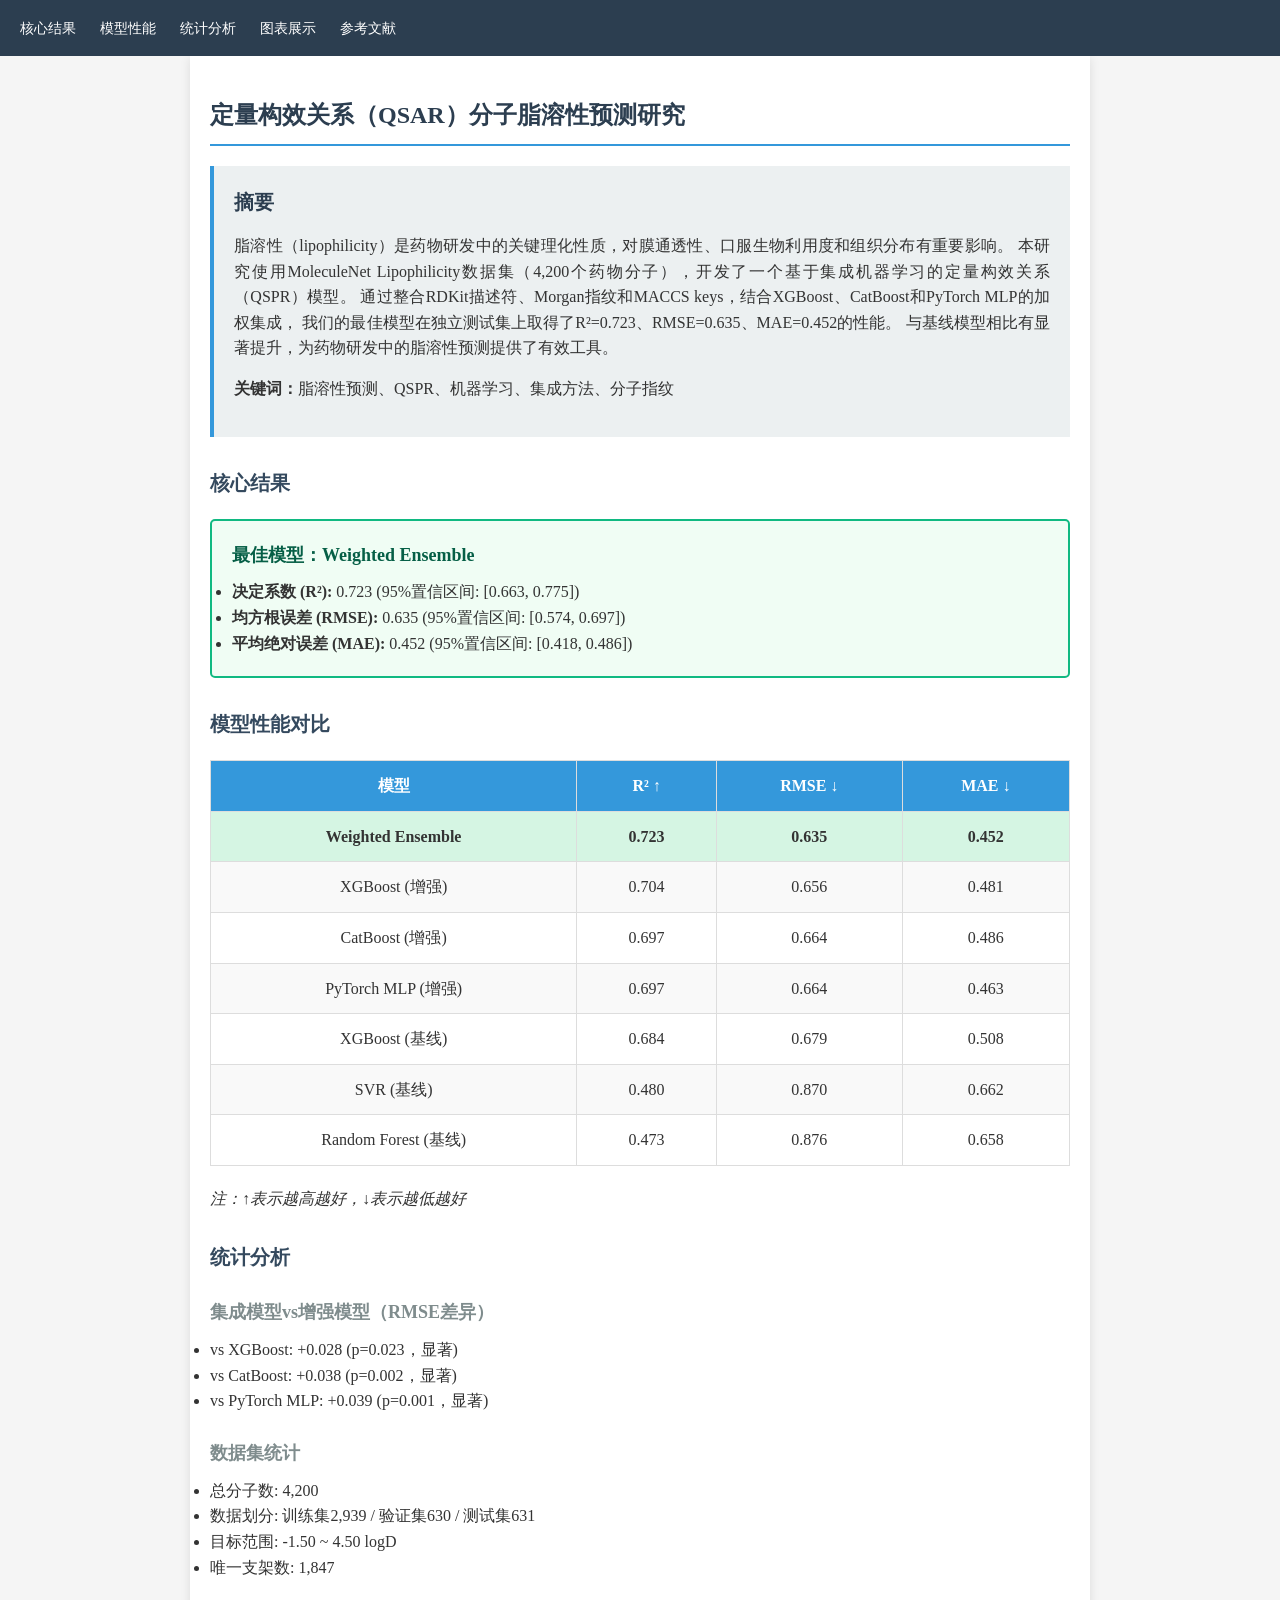
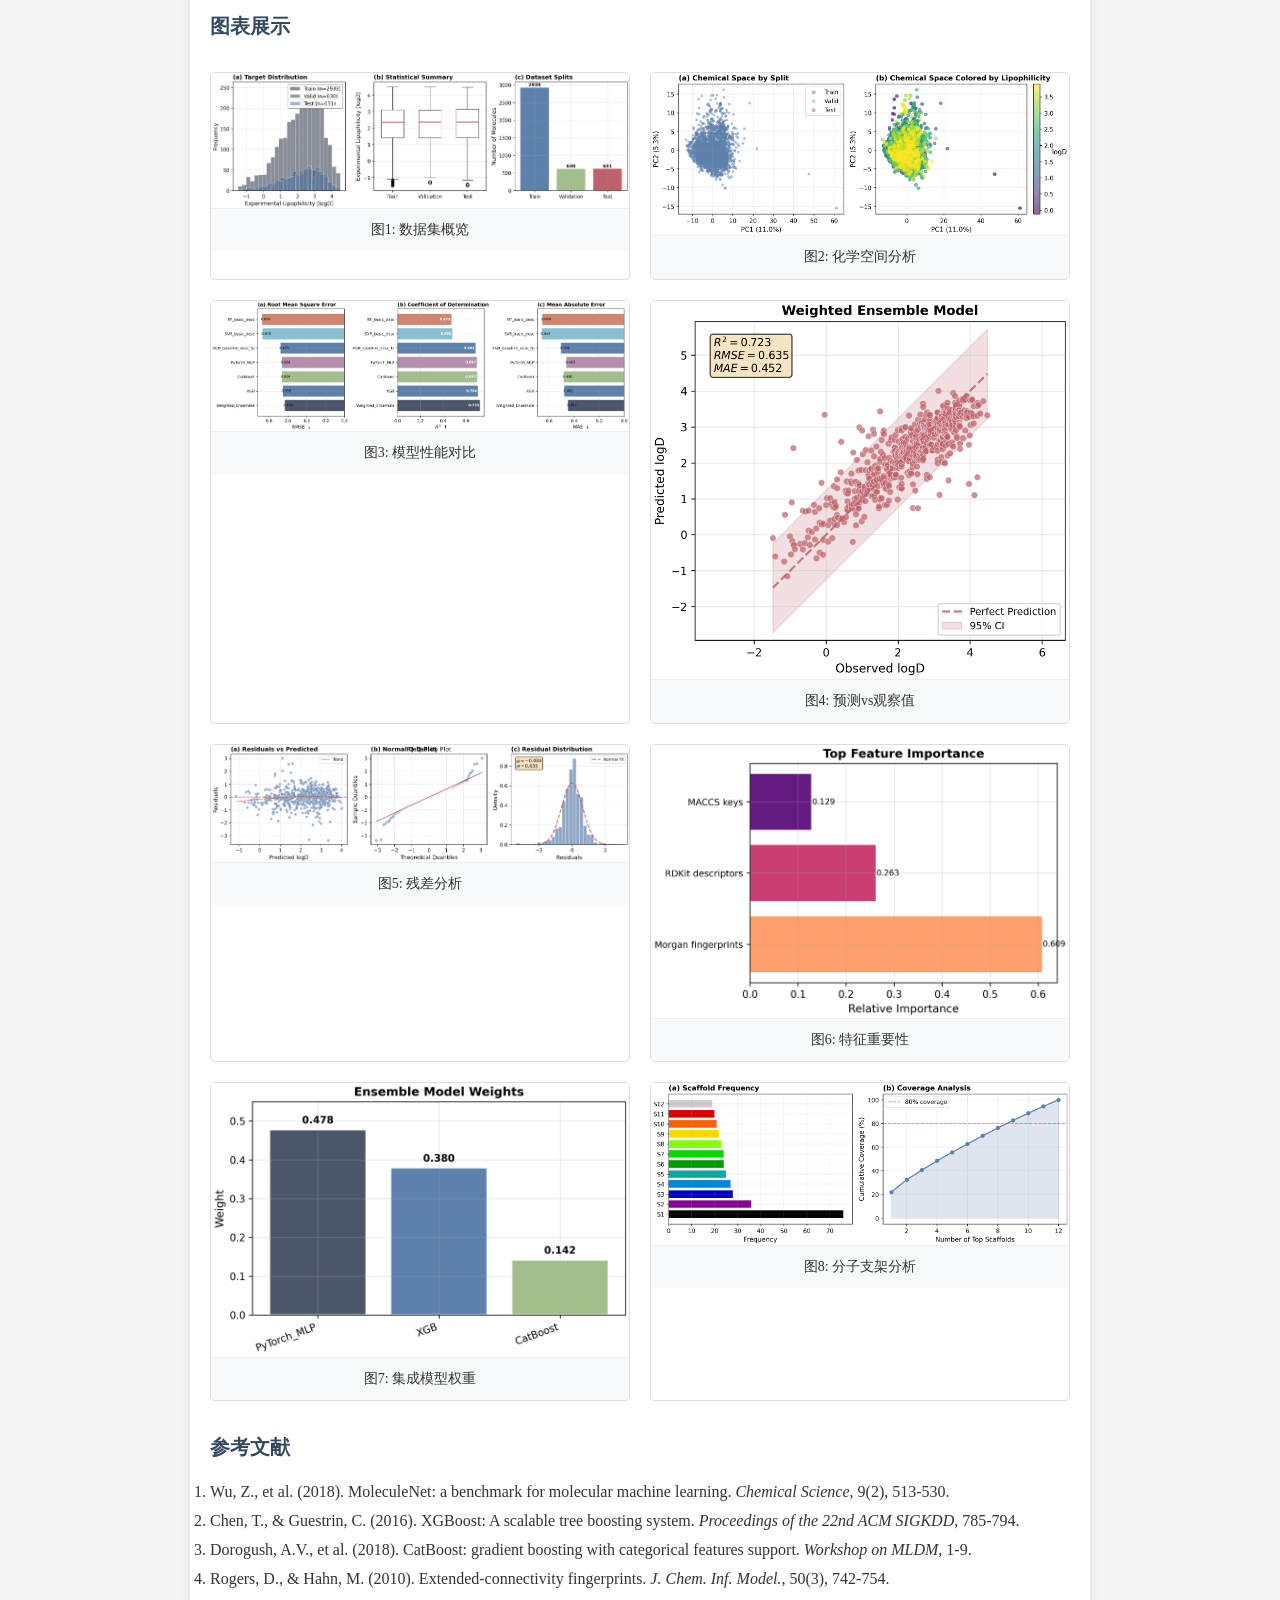
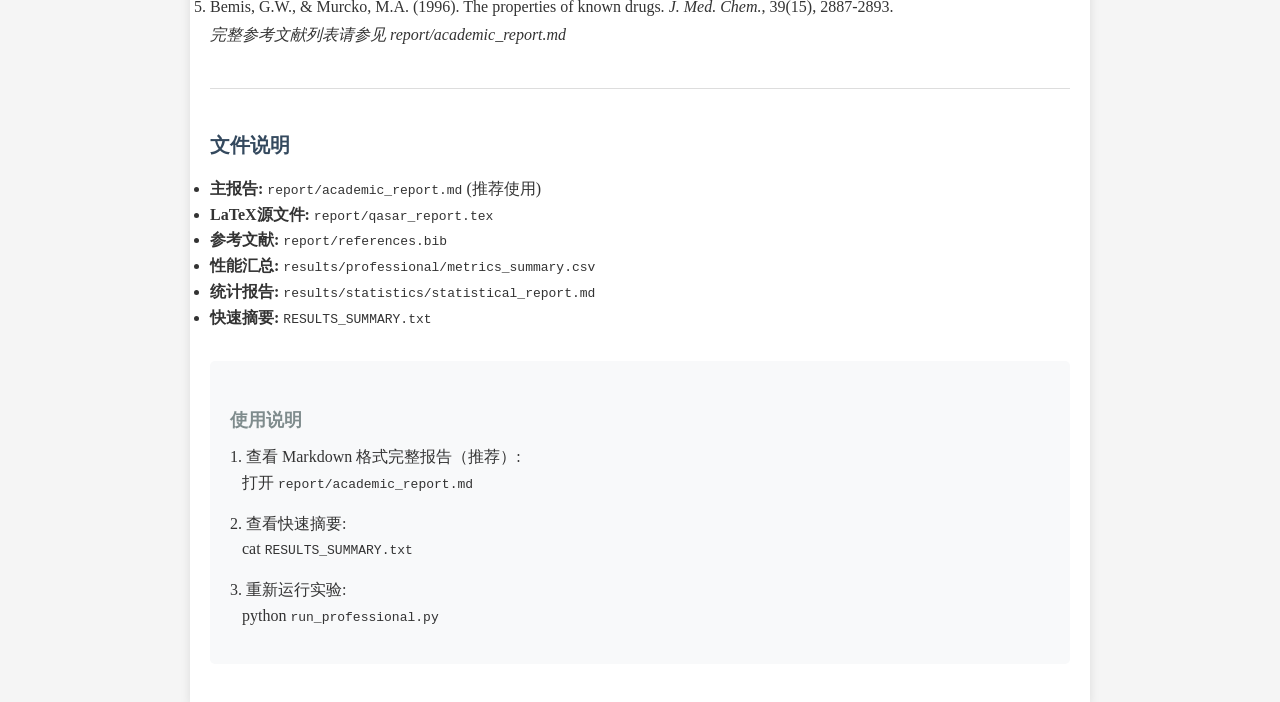
<file: report/preview.html>
<!DOCTYPE html>
<html lang="zh-CN">
<head>
    <meta charset="UTF-8">
    <meta name="viewport" content="width=device-width, initial-scale=1.0">
    <title>QSAR研究报告 - 药物脂溶性预测</title>
    <style>
        * {
            margin: 0;
            padding: 0;
            box-sizing: border-box;
        }
        body {
            font-family: "Times New Roman", "SimSun", serif;
            line-height: 1.6;
            color: #333;
            background: #f5f5f5;
        }
        .container {
            max-width: 900px;
            margin: 0 auto;
            padding: 40px 20px;
            background: white;
            box-shadow: 0 2px 10px rgba(0,0,0,0.1);
        }
        h1 {
            font-size: 24px;
            color: #2c3e50;
            border-bottom: 2px solid #3498db;
            padding-bottom: 10px;
            margin-bottom: 20px;
        }
        h2 {
            font-size: 20px;
            color: #34495e;
            margin-top: 30px;
            margin-bottom: 15px;
        }
        h3 {
            font-size: 18px;
            color: #7f8c8d;
            margin-top: 25px;
            margin-bottom: 10px;
        }
        p {
            margin-bottom: 15px;
            text-align: justify;
        }
        table {
            width: 100%;
            border-collapse: collapse;
            margin: 20px 0;
        }
        th, td {
            border: 1px solid #ddd;
            padding: 12px 15px;
            text-align: center;
        }
        th {
            background: #3498db;
            color: white;
            font-weight: bold;
        }
        tr:nth-child(even) {
            background: #f9f9f9;
        }
        tr:hover {
            background: #e8f4f8;
        }
        .metric-highlight {
            background: #d5f5e3 !important;
            font-weight: bold;
        }
        .abstract {
            background: #ecf0f1;
            padding: 20px;
            border-left: 4px solid #3498db;
            margin-bottom: 30px;
        }
        .abstract h2 {
            margin-top: 0;
            color: #2c3e50;
        }
        .result-box {
            background: #f0fdf4;
            border: 2px solid #10b981;
            padding: 20px;
            margin: 20px 0;
            border-radius: 5px;
        }
        .result-box h3 {
            margin-top: 0;
            color: #065f46;
        }
        .grid-gallery {
            display: grid;
            grid-template-columns: repeat(auto-fit, minmax(300px, 1fr));
            gap: 20px;
            margin: 30px 0;
        }
        .figure-card {
            background: white;
            border: 1px solid #ddd;
            border-radius: 5px;
            overflow: hidden;
        }
        .figure-card img {
            width: 100%;
            height: auto;
            display: block;
        }
        .figure-caption {
            padding: 10px 15px;
            background: #f8f9fa;
            font-size: 14px;
            text-align: center;
            border-top: 1px solid #eee;
        }
        .nav {
            background: #2c3e50;
            padding: 15px 20px;
            position: sticky;
            top: 0;
            z-index: 100;
        }
        .nav a {
            color: white;
            text-decoration: none;
            margin-right: 20px;
            font-size: 14px;
        }
        .nav a:hover {
            text-decoration: underline;
        }
    </style>
</head>
<body>
    <nav class="nav">
        <a href="#results">核心结果</a>
        <a href="#models">模型性能</a>
        <a href="#statistics">统计分析</a>
        <a href="#figures">图表展示</a>
        <a href="#references">参考文献</a>
    </nav>

    <div class="container">
        <h1>定量构效关系（QSAR）分子脂溶性预测研究</h1>

        <div class="abstract">
            <h2>摘要</h2>
            <p>
                脂溶性（lipophilicity）是药物研发中的关键理化性质，对膜通透性、口服生物利用度和组织分布有重要影响。
                本研究使用MoleculeNet Lipophilicity数据集（4,200个药物分子），开发了一个基于集成机器学习的定量构效关系（QSPR）模型。
                通过整合RDKit描述符、Morgan指纹和MACCS keys，结合XGBoost、CatBoost和PyTorch MLP的加权集成，
                我们的最佳模型在独立测试集上取得了R²=0.723、RMSE=0.635、MAE=0.452的性能。
                与基线模型相比有显著提升，为药物研发中的脂溶性预测提供了有效工具。
            </p>
            <p><strong>关键词：</strong>脂溶性预测、QSPR、机器学习、集成方法、分子指纹</p>
        </div>

        <h2 id="results">核心结果</h2>
        <div class="result-box">
            <h3>最佳模型：Weighted Ensemble</h3>
            <ul>
                <li><strong>决定系数 (R²):</strong> 0.723 (95%置信区间: [0.663, 0.775])</li>
                <li><strong>均方根误差 (RMSE):</strong> 0.635 (95%置信区间: [0.574, 0.697])</li>
                <li><strong>平均绝对误差 (MAE):</strong> 0.452 (95%置信区间: [0.418, 0.486])</li>
            </ul>
        </div>

        <h2 id="models">模型性能对比</h2>
        <table>
            <thead>
                <tr>
                    <th>模型</th>
                    <th>R² ↑</th>
                    <th>RMSE ↓</th>
                    <th>MAE ↓</th>
                </tr>
            </thead>
            <tbody>
                <tr class="metric-highlight">
                    <td>Weighted Ensemble</td>
                    <td>0.723</td>
                    <td>0.635</td>
                    <td>0.452</td>
                </tr>
                <tr>
                    <td>XGBoost (增强)</td>
                    <td>0.704</td>
                    <td>0.656</td>
                    <td>0.481</td>
                </tr>
                <tr>
                    <td>CatBoost (增强)</td>
                    <td>0.697</td>
                    <td>0.664</td>
                    <td>0.486</td>
                </tr>
                <tr>
                    <td>PyTorch MLP (增强)</td>
                    <td>0.697</td>
                    <td>0.664</td>
                    <td>0.463</td>
                </tr>
                <tr>
                    <td>XGBoost (基线)</td>
                    <td>0.684</td>
                    <td>0.679</td>
                    <td>0.508</td>
                </tr>
                <tr>
                    <td>SVR (基线)</td>
                    <td>0.480</td>
                    <td>0.870</td>
                    <td>0.662</td>
                </tr>
                <tr>
                    <td>Random Forest (基线)</td>
                    <td>0.473</td>
                    <td>0.876</td>
                    <td>0.658</td>
                </tr>
            </tbody>
        </table>
        <p><em>注：↑表示越高越好，↓表示越低越好</em></p>

        <h2 id="statistics">统计分析</h2>
        <h3>集成模型vs增强模型（RMSE差异）</h3>
        <ul>
            <li>vs XGBoost: +0.028 (p=0.023，显著)</li>
            <li>vs CatBoost: +0.038 (p=0.002，显著)</li>
            <li>vs PyTorch MLP: +0.039 (p=0.001，显著)</li>
        </ul>

        <h3>数据集统计</h3>
        <ul>
            <li>总分子数: 4,200</li>
            <li>数据划分: 训练集2,939 / 验证集630 / 测试集631</li>
            <li>目标范围: -1.50 ~ 4.50 logD</li>
            <li>唯一支架数: 1,847</li>
        </ul>

        <h2 id="figures">图表展示</h2>
        <div class="grid-gallery">
            <div class="figure-card">
                <img src="figures/fig1_dataset_overview.png" alt="数据集概览">
                <div class="figure-caption">图1: 数据集概览</div>
            </div>
            <div class="figure-card">
                <img src="figures/fig2_chemical_space.png" alt="化学空间分析">
                <div class="figure-caption">图2: 化学空间分析</div>
            </div>
            <div class="figure-card">
                <img src="figures/fig3_model_performance.png" alt="模型性能对比">
                <div class="figure-caption">图3: 模型性能对比</div>
            </div>
            <div class="figure-card">
                <img src="figures/fig4_ensemble_prediction_scatter.png" alt="预测散点图">
                <div class="figure-caption">图4: 预测vs观察值</div>
            </div>
            <div class="figure-card">
                <img src="figures/fig5_residual_analysis.png" alt="残差分析">
                <div class="figure-caption">图5: 残差分析</div>
            </div>
            <div class="figure-card">
                <img src="figures/fig6_feature_importance.png" alt="特征重要性">
                <div class="figure-caption">图6: 特征重要性</div>
            </div>
            <div class="figure-card">
                <img src="figures/fig7_ensemble_weights.png" alt="集成权重">
                <div class="figure-caption">图7: 集成模型权重</div>
            </div>
            <div class="figure-card">
                <img src="figures/fig8_scaffold_analysis.png" alt="支架分析">
                <div class="figure-caption">图8: 分子支架分析</div>
            </div>
        </div>

        <h2 id="references">参考文献</h2>
        <ol style="line-height: 1.8;">
            <li>Wu, Z., et al. (2018). MoleculeNet: a benchmark for molecular machine learning. <em>Chemical Science</em>, 9(2), 513-530.</li>
            <li>Chen, T., & Guestrin, C. (2016). XGBoost: A scalable tree boosting system. <em>Proceedings of the 22nd ACM SIGKDD</em>, 785-794.</li>
            <li>Dorogush, A.V., et al. (2018). CatBoost: gradient boosting with categorical features support. <em>Workshop on MLDM</em>, 1-9.</li>
            <li>Rogers, D., & Hahn, M. (2010). Extended-connectivity fingerprints. <em>J. Chem. Inf. Model.</em>, 50(3), 742-754.</li>
            <li>Bemis, G.W., & Murcko, M.A. (1996). The properties of known drugs. <em>J. Med. Chem.</em>, 39(15), 2887-2893.</li>
        </ol>
        <p><em>完整参考文献列表请参见 report/academic_report.md</em></p>

        <hr style="margin: 40px 0; border: none; border-top: 1px solid #ddd;">

        <h2>文件说明</h2>
        <ul>
            <li><strong>主报告:</strong> <code>report/academic_report.md</code> (推荐使用)</li>
            <li><strong>LaTeX源文件:</strong> <code>report/qasar_report.tex</code></li>
            <li><strong>参考文献:</strong> <code>report/references.bib</code></li>
            <li><strong>性能汇总:</strong> <code>results/professional/metrics_summary.csv</code></li>
            <li><strong>统计报告:</strong> <code>results/statistics/statistical_report.md</code></li>
            <li><strong>快速摘要:</strong> <code>RESULTS_SUMMARY.txt</code></li>
        </ul>

        <div style="background: #f8f9fa; padding: 20px; margin-top: 30px; border-radius: 5px;">
            <h3>使用说明</h3>
            <p>1. 查看 Markdown 格式完整报告（推荐）:<br>
               &nbsp;&nbsp;&nbsp;打开 <code>report/academic_report.md</code></p>
            <p>2. 查看快速摘要:<br>
               &nbsp;&nbsp;&nbsp;cat <code>RESULTS_SUMMARY.txt</code></p>
            <p>3. 重新运行实验:<br>
               &nbsp;&nbsp;&nbsp;python <code>run_professional.py</code></p>
        </div>
    </div>
</body>
</html>
</file>
